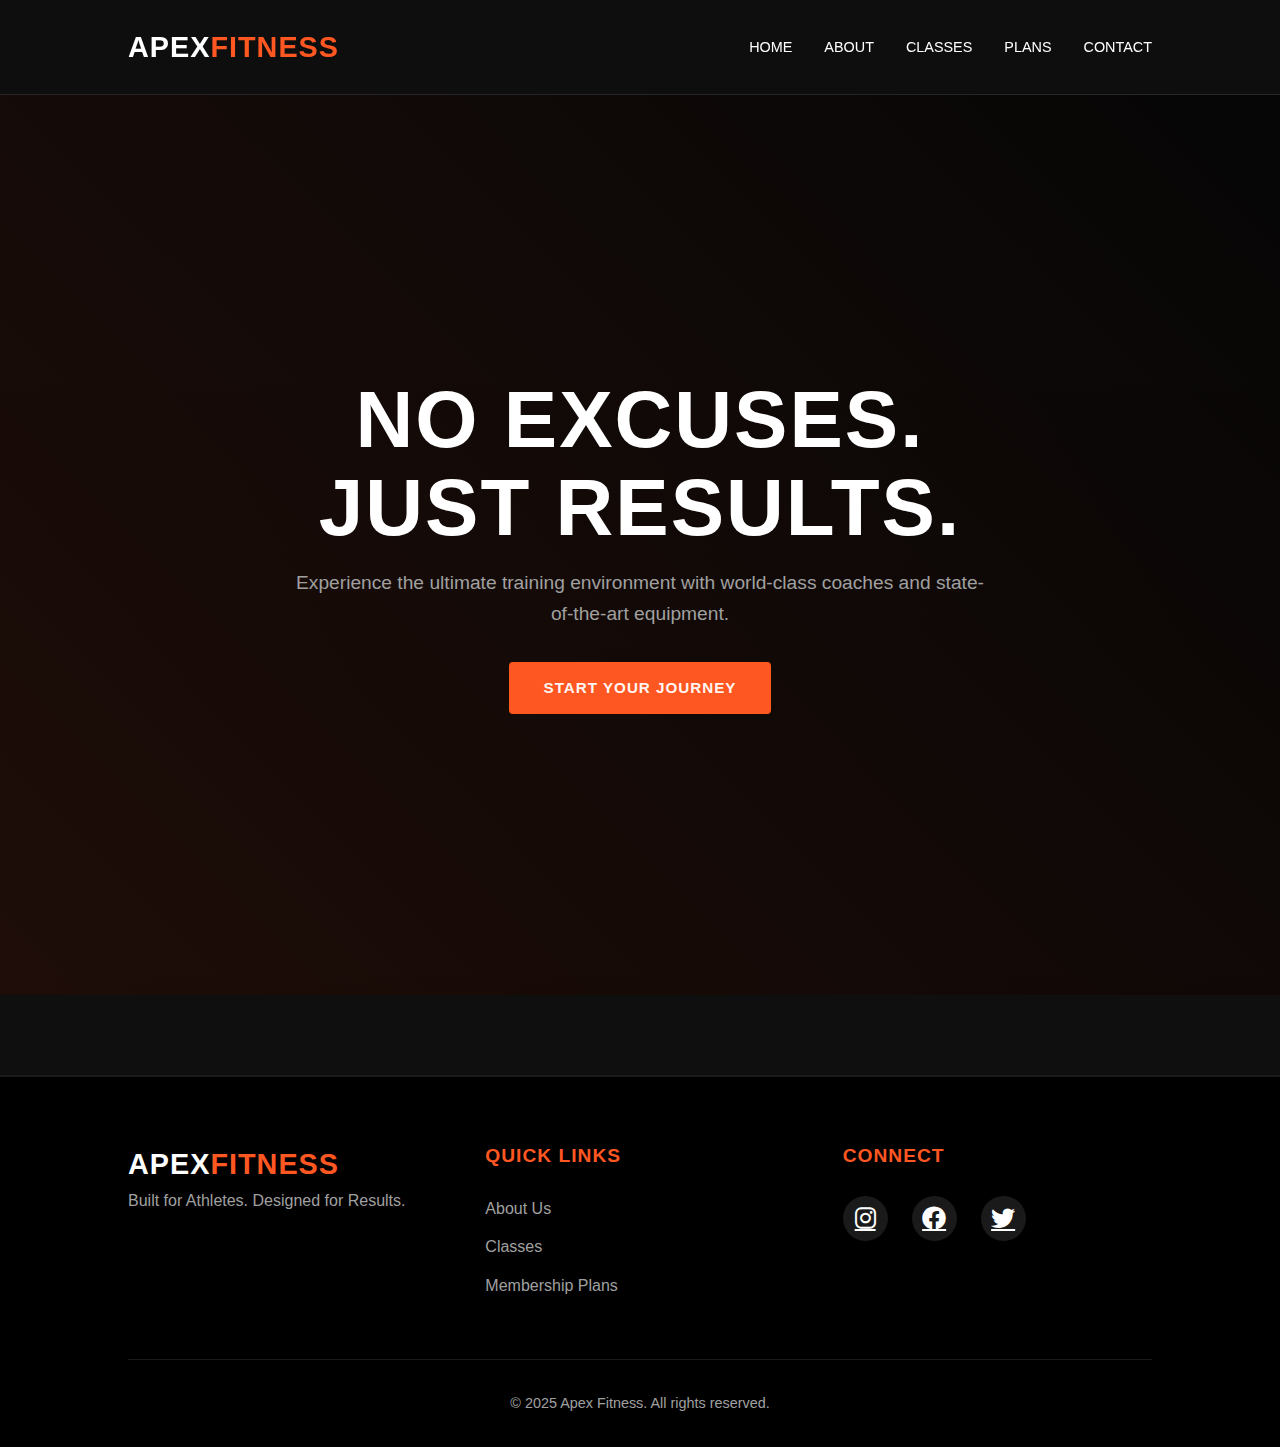
<file: index.html>
<!DOCTYPE html>
<html lang="en">
<head>
    <meta charset="UTF-8">
    <meta name="viewport" content="width=device-width, initial-scale=1.0">
    <title>Apex Fitness | Home</title>
    <link rel="stylesheet" href="assets/scss/main.css">
    <!-- for git -->
<link rel="stylesheet" href="assets/scss/components.css">
<link rel="stylesheet" href="assets/scss/footer.css">
<link rel="stylesheet" href="assets/scss/layout.css">
<link rel="stylesheet" href="assets/scss/pages.css">
<link rel="stylesheet" href="assets/scss/responsive.css">
<link rel="stylesheet" href="assets/scss/variables.css">


    <link rel="stylesheet" href="https://cdnjs.cloudflare.com/ajax/libs/font-awesome/6.0.0/css/all.min.css">
</head>
<body>
    <header class="main-header">
        <div class="logo">APEX<span>FITNESS</span></div>
        <div class="menu-toggle"><i class="fas fa-bars"></i></div>
        <nav>
            <ul class="nav-links">
                <li><a href="index.html">Home</a></li>
                <li><a href="about.html">About</a></li>
                <li><a href="classes.html">Classes</a></li>
                <li><a href="plans.html">Plans</a></li>
                <li><a href="contact.html">Contact</a></li>
            </ul>
        </nav>
    </header>

    <main>
        <section class="hero">
            <h1>NO EXCUSES.<br>JUST RESULTS.</h1>
            <p>Experience the ultimate training environment with world-class coaches and state-of-the-art equipment.</p>
            <div class="hero-btns">
                <a href="plans.html" class="btn-primary">START YOUR JOURNEY</a>
            </div>
        </section>
    </main>
     <!-- Footer -->
    <footer class="main-footer">
        <div class="footer-content">
            <div class="footer-section">
                <div class="logo">APEX<span>FITNESS</span></div>
                <p>Built for Athletes. Designed for Results.</p>
            </div>
            <div class="footer-section">
                <h4>Quick Links</h4>
                <ul>
                    <li><a href="about.html">About Us</a></li>
                    <li><a href="classes.html">Classes</a></li>
                    <li><a href="plans.html">Membership Plans</a></li>
                </ul>
            </div>
            <div class="footer-section">
                <h4>Connect</h4>
                <div class="social-links">
                    <a href="#" aria-label="Follow us on Instagram"><i class="fab fa-instagram"></i></a>
                    <a href="#" aria-label="Follow us on Facebook"><i class="fab fa-facebook"></i></a>
                    <a href="#" aria-label="Follow us on Twitter"><i class="fab fa-twitter"></i></a>
                </div>
            </div>
        </div>
        <div class="footer-bottom">
            <p>&copy; 2025 Apex Fitness. All rights reserved.</p>
        </div>
    </footer>
    <script src="js/script.js"></script>
</body>
</html>
</file>
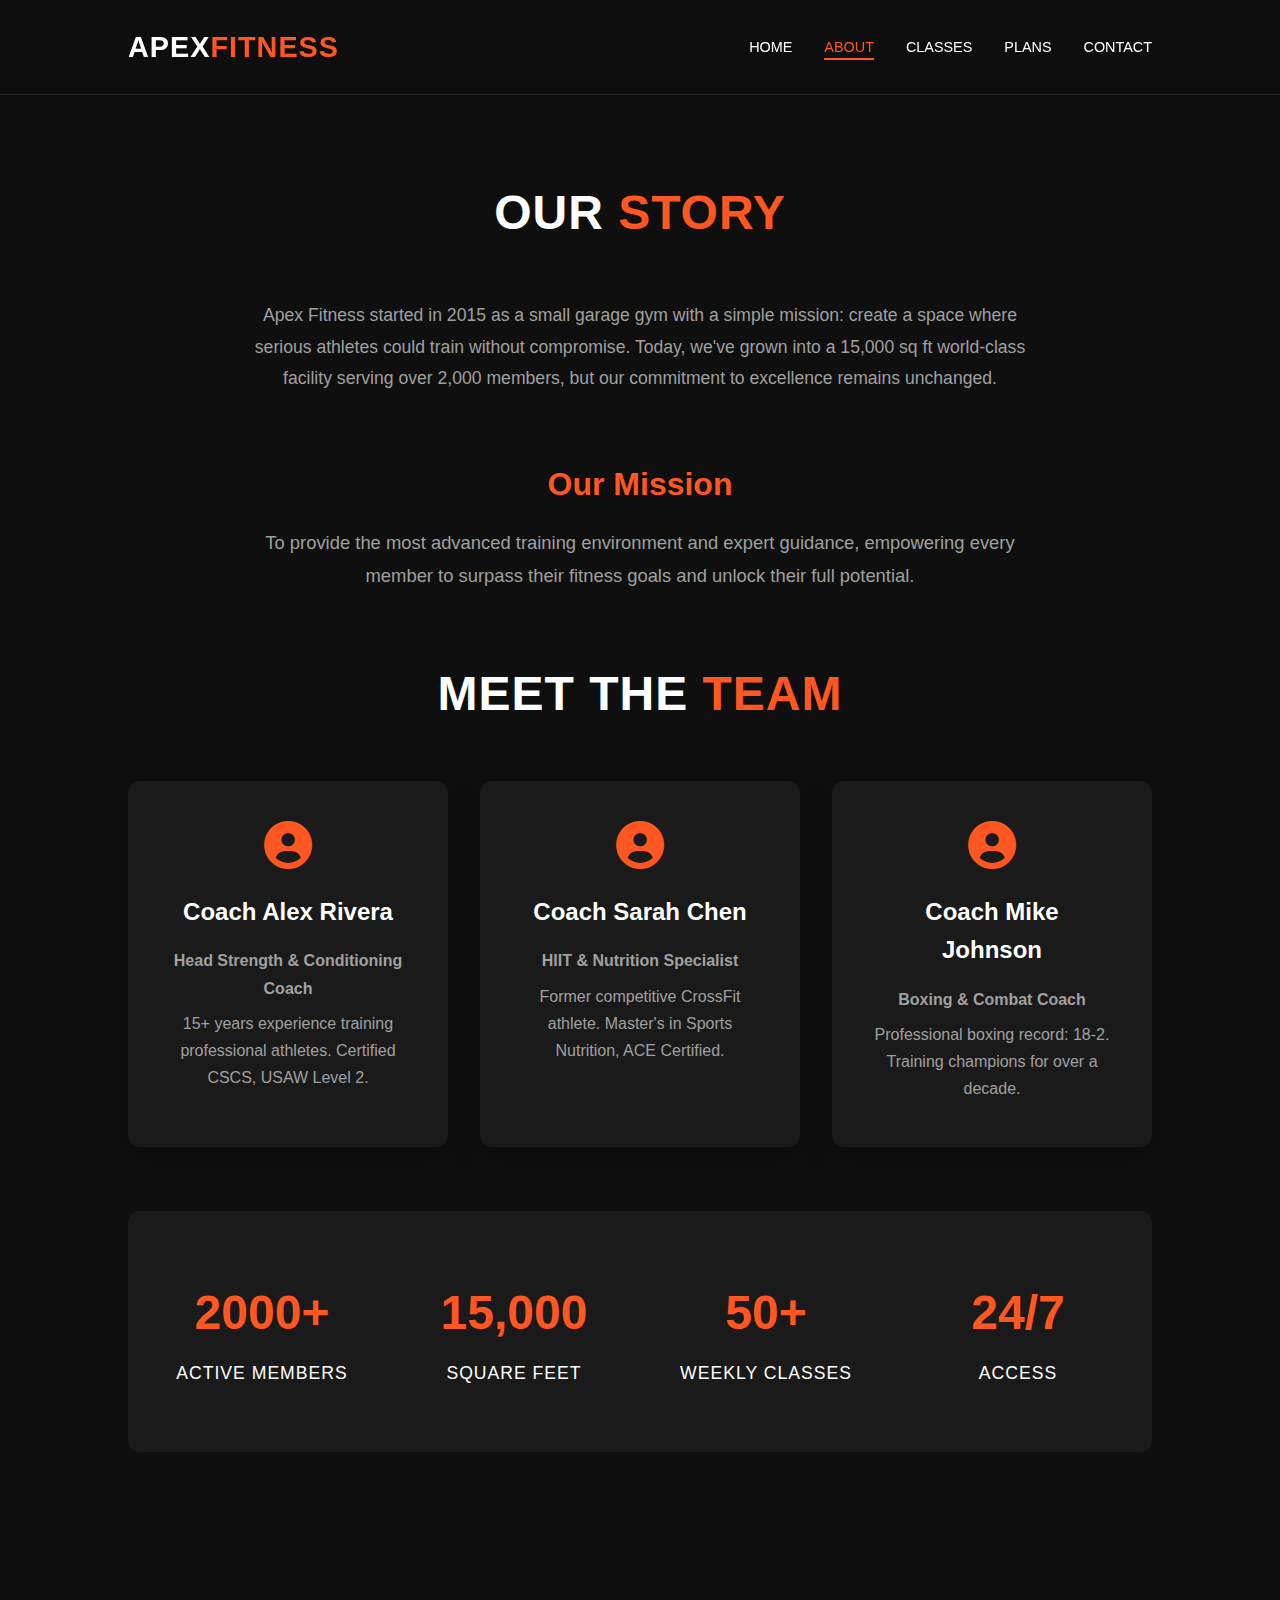
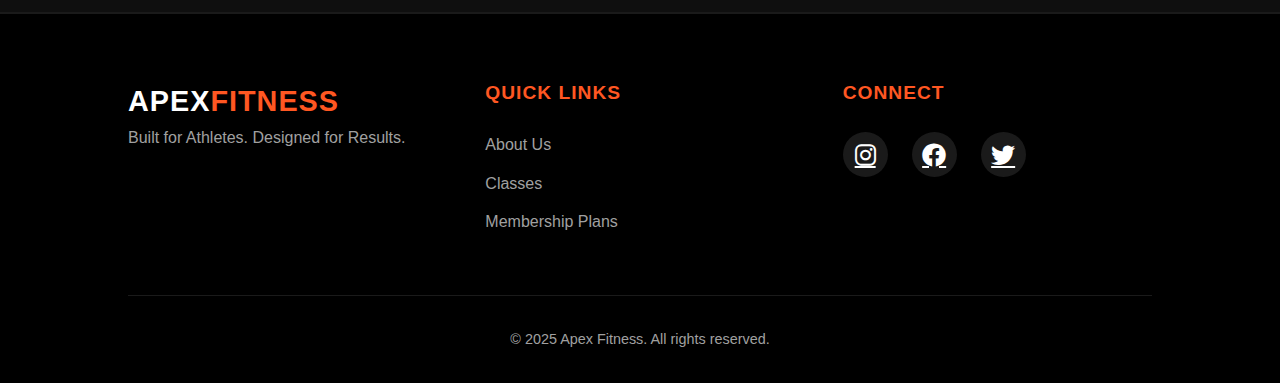
<file: about.html>
<!DOCTYPE html>
<html lang="en">
<head>
    <meta charset="UTF-8">
    <meta name="viewport" content="width=device-width, initial-scale=1.0">
    <meta name="description" content="Learn about Apex Fitness - our story, mission, and expert coaching team">
    <title>About Us | Apex Fitness</title>
    <link rel="stylesheet" href="assets/scss/main.css">
    <link rel="stylesheet" href="assets/scss/components.css">
<link rel="stylesheet" href="assets/scss/footer.css">
<link rel="stylesheet" href="assets/scss/layout.css">
<link rel="stylesheet" href="assets/scss/pages.css">
<link rel="stylesheet" href="assets/scss/responsive.css">
<link rel="stylesheet" href="assets/scss/variables.css">
    <link rel="stylesheet" href="https://cdnjs.cloudflare.com/ajax/libs/font-awesome/6.0.0/css/all.min.css">
</head>
<body>
    <!-- Header Navigation -->
    <header class="main-header">
        <div class="logo">APEX<span>FITNESS</span></div>
        <button class="menu-toggle" aria-label="Toggle navigation menu">
            <i class="fas fa-bars"></i>
        </button>
        <nav>
            <ul class="nav-links">
                <li><a href="index.html">Home</a></li>
                <li><a href="about.html" aria-current="page">About</a></li>
                <li><a href="classes.html">Classes</a></li>
                <li><a href="plans.html">Plans</a></li>
                <li><a href="contact.html">Contact</a></li>
            </ul>
        </nav>
    </header>

    <main class="section-padding">
        <!-- Story Section -->
        <section class="about-intro">
            <h1 class="section-title">OUR <span>STORY</span></h1>
            <p class="intro-text">Apex Fitness started in 2015 as a small garage gym with a simple mission: create a space where serious athletes could train without compromise. Today, we've grown into a 15,000 sq ft world-class facility serving over 2,000 members, but our commitment to excellence remains unchanged.</p>
        </section>

        <!-- Mission Section -->
        <section class="mission-section">
            <h2>Our Mission</h2>
            <p>To provide the most advanced training environment and expert guidance, empowering every member to surpass their fitness goals and unlock their full potential.</p>
        </section>

        <!-- Team Section -->
        <section class="team-section">
            <h2 class="section-title">MEET THE <span>TEAM</span></h2>
            <div class="grid-container">
                <article class="card coach-card">
                    <div class="coach-image">
                        <i class="fas fa-user-circle" aria-hidden="true"></i>
                    </div>
                    <h3>Coach Alex Rivera</h3>
                    <p class="coach-title">Head Strength & Conditioning Coach</p>
                    <p>15+ years experience training professional athletes. Certified CSCS, USAW Level 2.</p>
                </article>
                <article class="card coach-card">
                    <div class="coach-image">
                        <i class="fas fa-user-circle" aria-hidden="true"></i>
                    </div>
                    <h3>Coach Sarah Chen</h3>
                    <p class="coach-title">HIIT & Nutrition Specialist</p>
                    <p>Former competitive CrossFit athlete. Master's in Sports Nutrition, ACE Certified.</p>
                </article>
                <article class="card coach-card">
                    <div class="coach-image">
                        <i class="fas fa-user-circle" aria-hidden="true"></i>
                    </div>
                    <h3>Coach Mike Johnson</h3>
                    <p class="coach-title">Boxing & Combat Coach</p>
                    <p>Professional boxing record: 18-2. Training champions for over a decade.</p>
                </article>
            </div>
        </section>

        <!-- Stats Section -->
        <section class="stats-section">
            <div class="stats-grid">
                <div class="stat-item">
                    <h3>2000+</h3>
                    <p>Active Members</p>
                </div>
                <div class="stat-item">
                    <h3>15,000</h3>
                    <p>Square Feet</p>
                </div>
                <div class="stat-item">
                    <h3>50+</h3>
                    <p>Weekly Classes</p>
                </div>
                <div class="stat-item">
                    <h3>24/7</h3>
                    <p>Access</p>
                </div>
            </div>
        </section>
    </main>

    <!-- Footer -->
    <footer class="main-footer">
        <div class="footer-content">
            <div class="footer-section">
                <div class="logo">APEX<span>FITNESS</span></div>
                <p>Built for Athletes. Designed for Results.</p>
            </div>
            <div class="footer-section">
                <h4>Quick Links</h4>
                <ul>
                    <li><a href="about.html">About Us</a></li>
                    <li><a href="classes.html">Classes</a></li>
                    <li><a href="plans.html">Membership Plans</a></li>
                </ul>
            </div>
            <div class="footer-section">
                <h4>Connect</h4>
                <div class="social-links">
                    <a href="#" aria-label="Follow us on Instagram"><i class="fab fa-instagram"></i></a>
                    <a href="#" aria-label="Follow us on Facebook"><i class="fab fa-facebook"></i></a>
                    <a href="#" aria-label="Follow us on Twitter"><i class="fab fa-twitter"></i></a>
                </div>
            </div>
        </div>
        <div class="footer-bottom">
            <p>&copy; 2025 Apex Fitness. All rights reserved.</p>
        </div>
    </footer>

    <script src="js/script.js"></script>
</body>
</html>
</file>
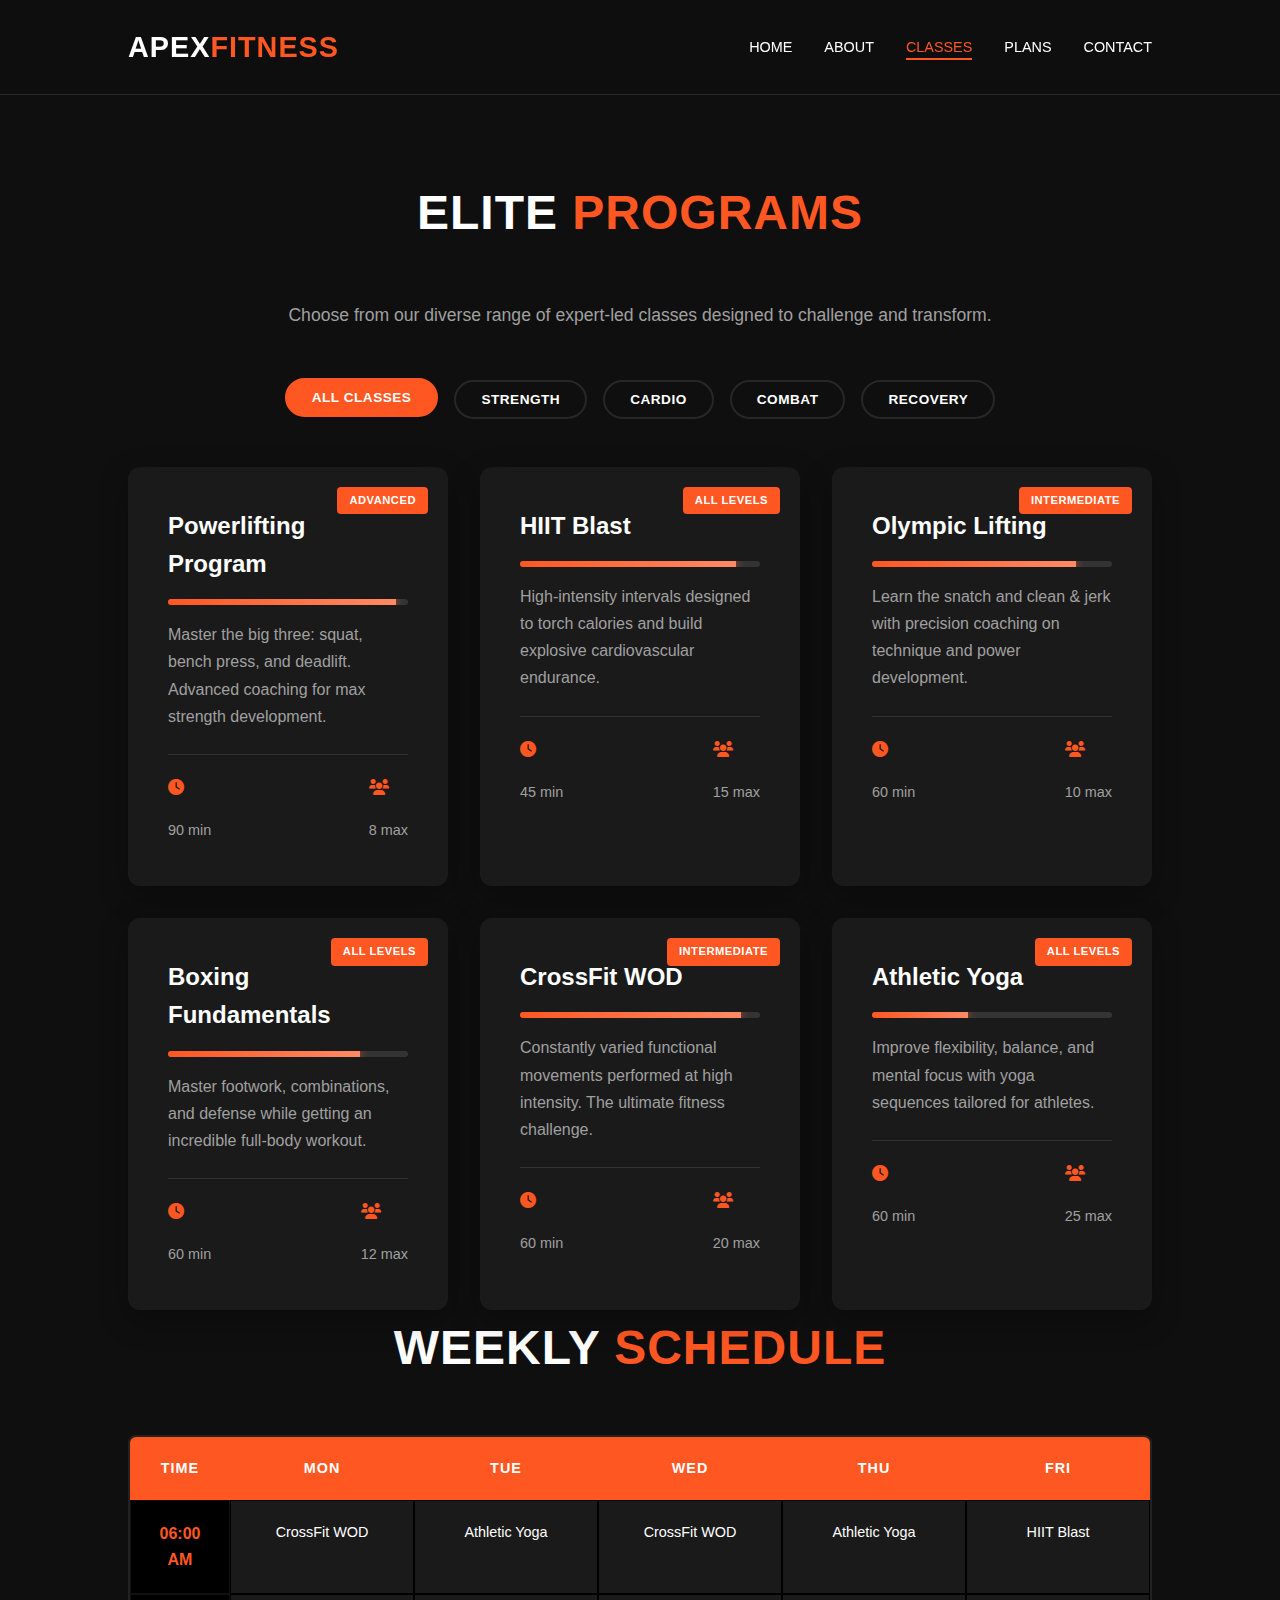
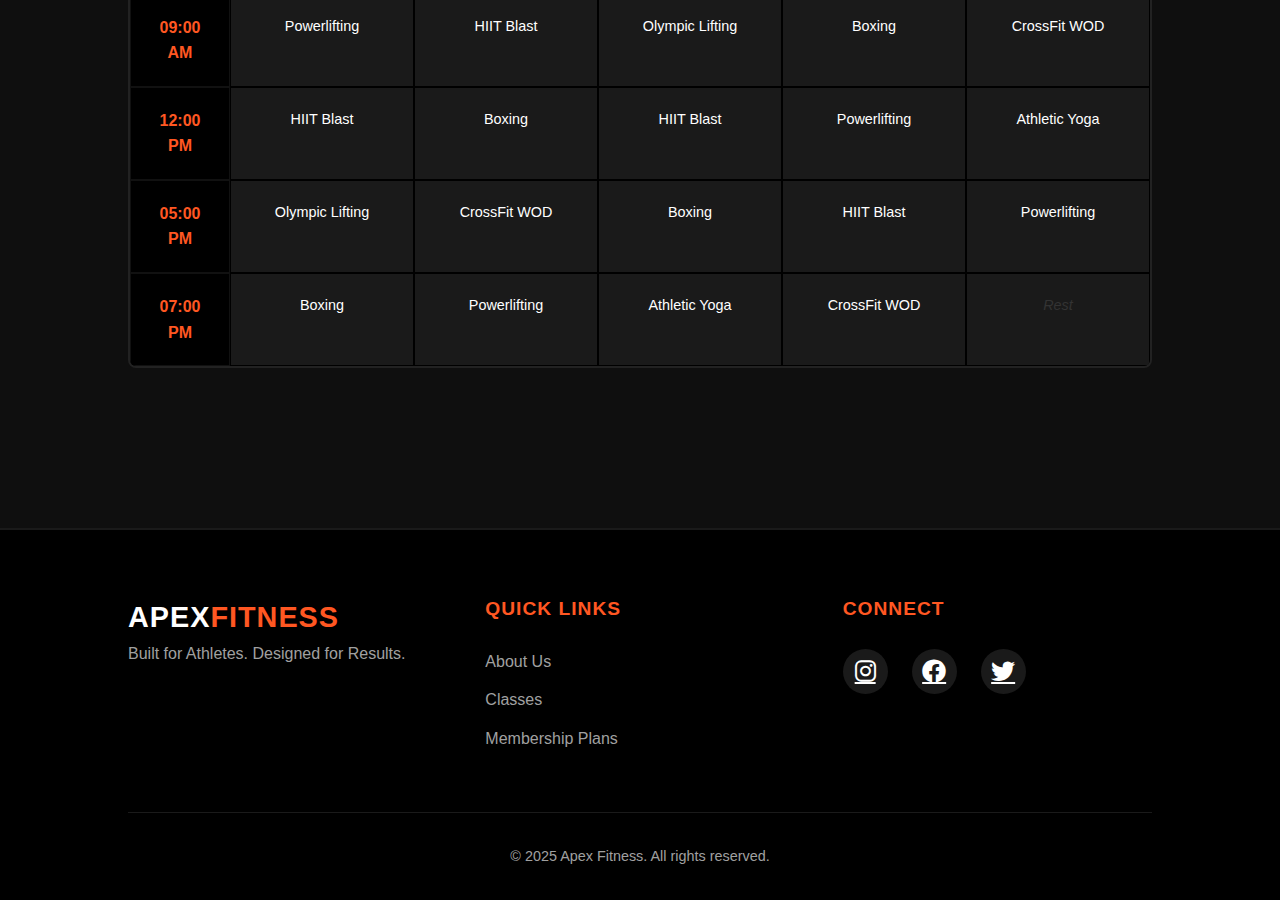
<file: classes.html>
<!DOCTYPE html>
<html lang="en">
<head>
    <meta charset="UTF-8">
    <meta name="viewport" content="width=device-width, initial-scale=1.0">
    <meta name="description" content="Explore Apex Fitness classes - Strength training, HIIT, Boxing, Yoga and more">
    <title>Classes & Schedule | Apex Fitness</title>
    <link rel="stylesheet" href="assets/scss/main.css">
    <link rel="stylesheet" href="assets/scss/components.css">
<link rel="stylesheet" href="assets/scss/footer.css">
<link rel="stylesheet" href="assets/scss/layout.css">
<link rel="stylesheet" href="assets/scss/pages.css">
<link rel="stylesheet" href="assets/scss/responsive.css">
<link rel="stylesheet" href="assets/scss/variables.css">
    <link rel="stylesheet" href="https://cdnjs.cloudflare.com/ajax/libs/font-awesome/6.0.0/css/all.min.css">
</head>
<body>
    <!-- Header Navigation -->
    <header class="main-header">
        <div class="logo">APEX<span>FITNESS</span></div>
        <button class="menu-toggle" aria-label="Toggle navigation menu">
            <i class="fas fa-bars"></i>
        </button>
        <nav>
            <ul class="nav-links">
                <li><a href="index.html">Home</a></li>
                <li><a href="about.html">About</a></li>
                <li><a href="classes.html" aria-current="page">Classes</a></li>
                <li><a href="plans.html">Plans</a></li>
                <li><a href="contact.html">Contact</a></li>
            </ul>
        </nav>
    </header>

    <main class="section-padding">
        <!-- Classes Header -->
        <section class="classes-intro">
            <h1 class="section-title">ELITE <span>PROGRAMS</span></h1>
            <p class="intro-text">Choose from our diverse range of expert-led classes designed to challenge and transform.</p>
        </section>

        <!-- Filter Buttons -->
        <div class="filter-container">
            <button class="filter-btn active" data-filter="all">ALL CLASSES</button>
            <button class="filter-btn" data-filter="strength">STRENGTH</button>
            <button class="filter-btn" data-filter="cardio">CARDIO</button>
            <button class="filter-btn" data-filter="combat">COMBAT</button>
            <button class="filter-btn" data-filter="recovery">RECOVERY</button>
        </div>

        <!-- Classes Grid -->
        <section class="classes-grid">
            <div class="grid-container">
                <article class="card class-detail-card strength" data-category="strength">
                    <span class="level-tag">Advanced</span>
                    <h3>Powerlifting Program</h3>
                    <div class="intensity-bar">
                        <span style="width: 95%;"></span>
                    </div>
                    <p>Master the big three: squat, bench press, and deadlift. Advanced coaching for max strength development.</p>
                    <div class="class-meta">
                        <span><i class="fas fa-clock"></i> 90 min</span>
                        <span><i class="fas fa-users"></i> 8 max</span>
                    </div>
                </article>

                <article class="card class-detail-card cardio" data-category="cardio">
                    <span class="level-tag">All Levels</span>
                    <h3>HIIT Blast</h3>
                    <div class="intensity-bar">
                        <span style="width: 90%;"></span>
                    </div>
                    <p>High-intensity intervals designed to torch calories and build explosive cardiovascular endurance.</p>
                    <div class="class-meta">
                        <span><i class="fas fa-clock"></i> 45 min</span>
                        <span><i class="fas fa-users"></i> 15 max</span>
                    </div>
                </article>

                <article class="card class-detail-card strength" data-category="strength">
                    <span class="level-tag">Intermediate</span>
                    <h3>Olympic Lifting</h3>
                    <div class="intensity-bar">
                        <span style="width: 85%;"></span>
                    </div>
                    <p>Learn the snatch and clean & jerk with precision coaching on technique and power development.</p>
                    <div class="class-meta">
                        <span><i class="fas fa-clock"></i> 60 min</span>
                        <span><i class="fas fa-users"></i> 10 max</span>
                    </div>
                </article>

                <article class="card class-detail-card combat" data-category="combat">
                    <span class="level-tag">All Levels</span>
                    <h3>Boxing Fundamentals</h3>
                    <div class="intensity-bar">
                        <span style="width: 80%;"></span>
                    </div>
                    <p>Master footwork, combinations, and defense while getting an incredible full-body workout.</p>
                    <div class="class-meta">
                        <span><i class="fas fa-clock"></i> 60 min</span>
                        <span><i class="fas fa-users"></i> 12 max</span>
                    </div>
                </article>

                <article class="card class-detail-card cardio" data-category="cardio">
                    <span class="level-tag">Intermediate</span>
                    <h3>CrossFit WOD</h3>
                    <div class="intensity-bar">
                        <span style="width: 92%;"></span>
                    </div>
                    <p>Constantly varied functional movements performed at high intensity. The ultimate fitness challenge.</p>
                    <div class="class-meta">
                        <span><i class="fas fa-clock"></i> 60 min</span>
                        <span><i class="fas fa-users"></i> 20 max</span>
                    </div>
                </article>

                <article class="card class-detail-card recovery" data-category="recovery">
                    <span class="level-tag">All Levels</span>
                    <h3>Athletic Yoga</h3>
                    <div class="intensity-bar">
                        <span style="width: 40%;"></span>
                    </div>
                    <p>Improve flexibility, balance, and mental focus with yoga sequences tailored for athletes.</p>
                    <div class="class-meta">
                        <span><i class="fas fa-clock"></i> 60 min</span>
                        <span><i class="fas fa-users"></i> 25 max</span>
                    </div>
                </article>
            </div>
        </section>

        <!-- Weekly Schedule -->
        <section class="schedule-section">
            <h2 class="section-title">WEEKLY <span>SCHEDULE</span></h2>
            <div class="schedule-wrapper">
                <div class="schedule-grid-advanced">
                    <div class="time-header">TIME</div>
                    <div class="day-header">MON</div>
                    <div class="day-header">TUE</div>
                    <div class="day-header">WED</div>
                    <div class="day-header">THU</div>
                    <div class="day-header">FRI</div>

                    <div class="time-label">06:00 AM</div>
                    <div class="class-entry">CrossFit WOD</div>
                    <div class="class-entry">Athletic Yoga</div>
                    <div class="class-entry">CrossFit WOD</div>
                    <div class="class-entry">Athletic Yoga</div>
                    <div class="class-entry">HIIT Blast</div>

                    <div class="time-label">09:00 AM</div>
                    <div class="class-entry">Powerlifting</div>
                    <div class="class-entry">HIIT Blast</div>
                    <div class="class-entry">Olympic Lifting</div>
                    <div class="class-entry">Boxing</div>
                    <div class="class-entry">CrossFit WOD</div>

                    <div class="time-label">12:00 PM</div>
                    <div class="class-entry">HIIT Blast</div>
                    <div class="class-entry">Boxing</div>
                    <div class="class-entry">HIIT Blast</div>
                    <div class="class-entry">Powerlifting</div>
                    <div class="class-entry">Athletic Yoga</div>

                    <div class="time-label">05:00 PM</div>
                    <div class="class-entry">Olympic Lifting</div>
                    <div class="class-entry">CrossFit WOD</div>
                    <div class="class-entry">Boxing</div>
                    <div class="class-entry">HIIT Blast</div>
                    <div class="class-entry">Powerlifting</div>

                    <div class="time-label">07:00 PM</div>
                    <div class="class-entry">Boxing</div>
                    <div class="class-entry">Powerlifting</div>
                    <div class="class-entry">Athletic Yoga</div>
                    <div class="class-entry">CrossFit WOD</div>
                    <div class="class-entry empty">Rest</div>
                </div>
            </div>
        </section>
    </main>

    <!-- Footer -->
    <footer class="main-footer">
        <div class="footer-content">
            <div class="footer-section">
                <div class="logo">APEX<span>FITNESS</span></div>
                <p>Built for Athletes. Designed for Results.</p>
            </div>
            <div class="footer-section">
                <h4>Quick Links</h4>
                <ul>
                    <li><a href="about.html">About Us</a></li>
                    <li><a href="classes.html">Classes</a></li>
                    <li><a href="plans.html">Membership Plans</a></li>
                </ul>
            </div>
            <div class="footer-section">
                <h4>Connect</h4>
                <div class="social-links">
                    <a href="#" aria-label="Follow us on Instagram"><i class="fab fa-instagram"></i></a>
                    <a href="#" aria-label="Follow us on Facebook"><i class="fab fa-facebook"></i></a>
                    <a href="#" aria-label="Follow us on Twitter"><i class="fab fa-twitter"></i></a>
                </div>
            </div>
        </div>
        <div class="footer-bottom">
            <p>&copy; 2025 Apex Fitness. All rights reserved.</p>
        </div>
    </footer>

    <script src="js/script.js"></script>
</body>
</html>
</file>
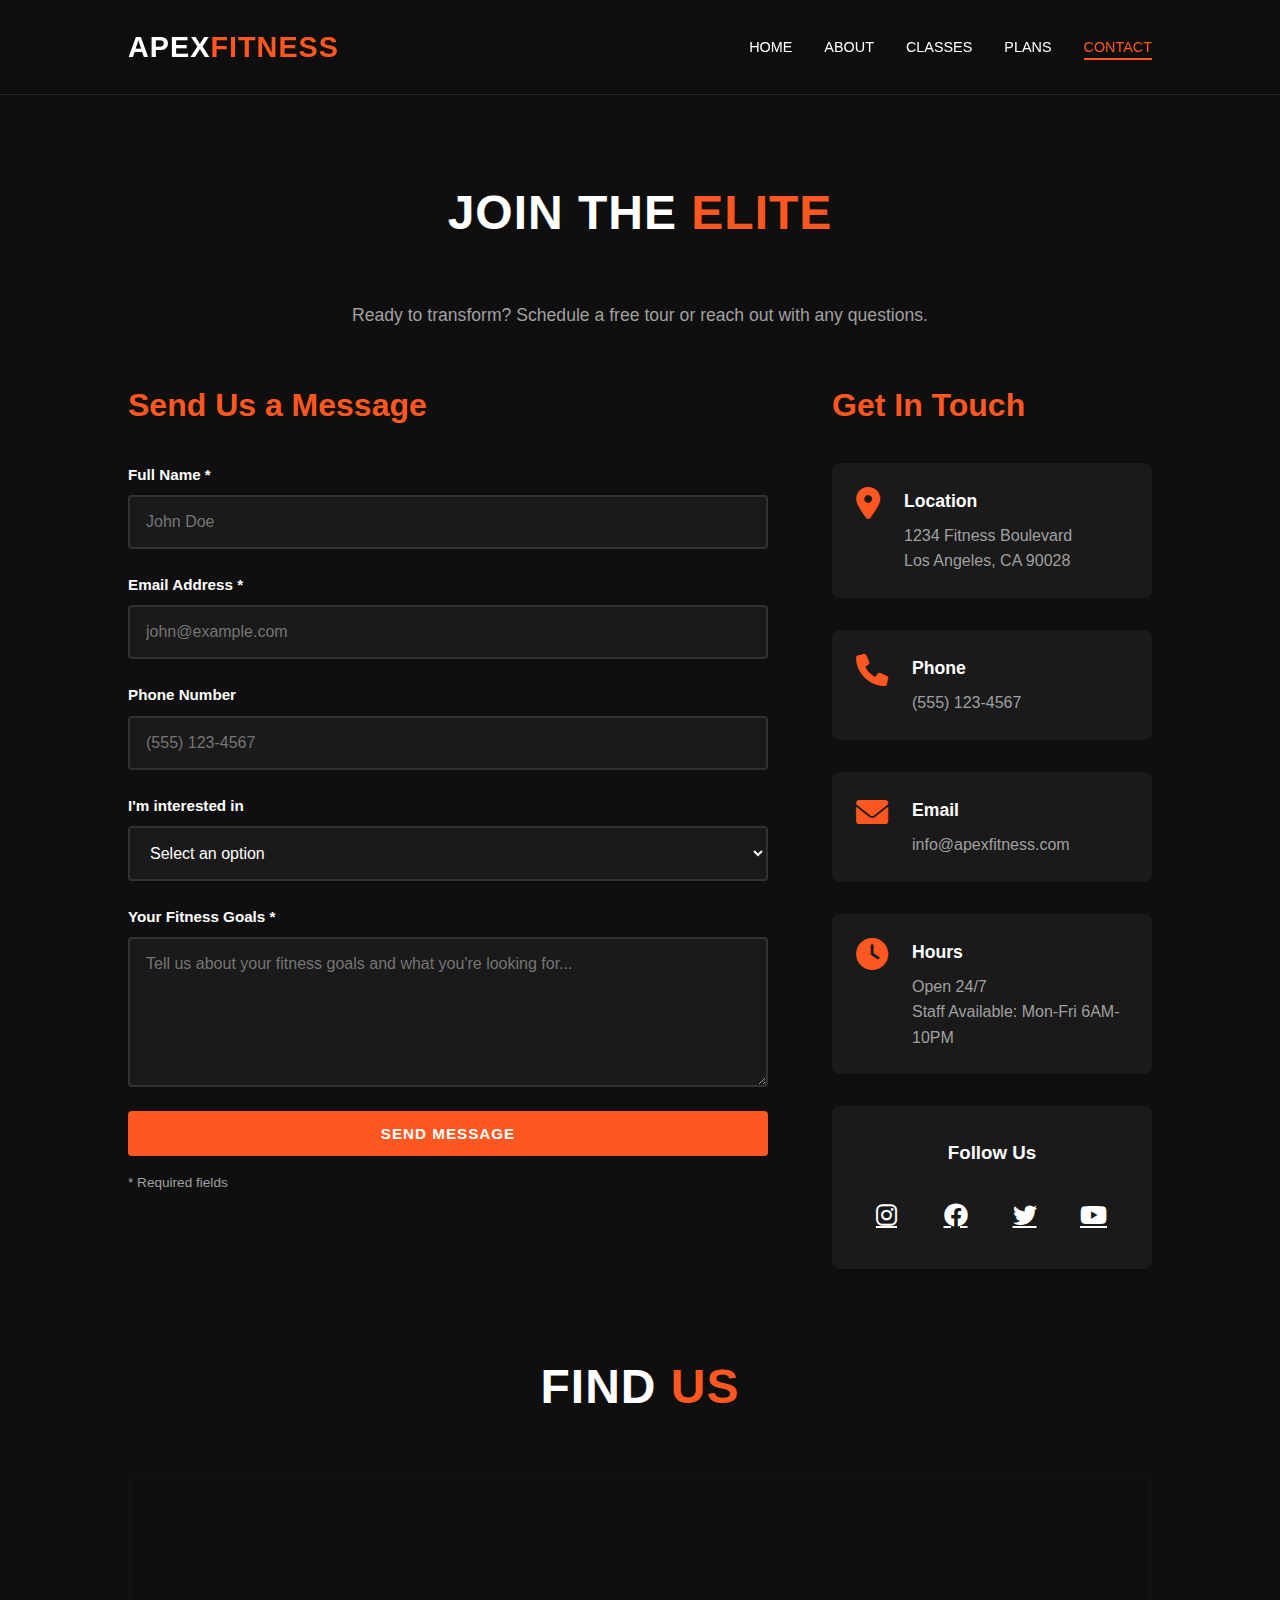
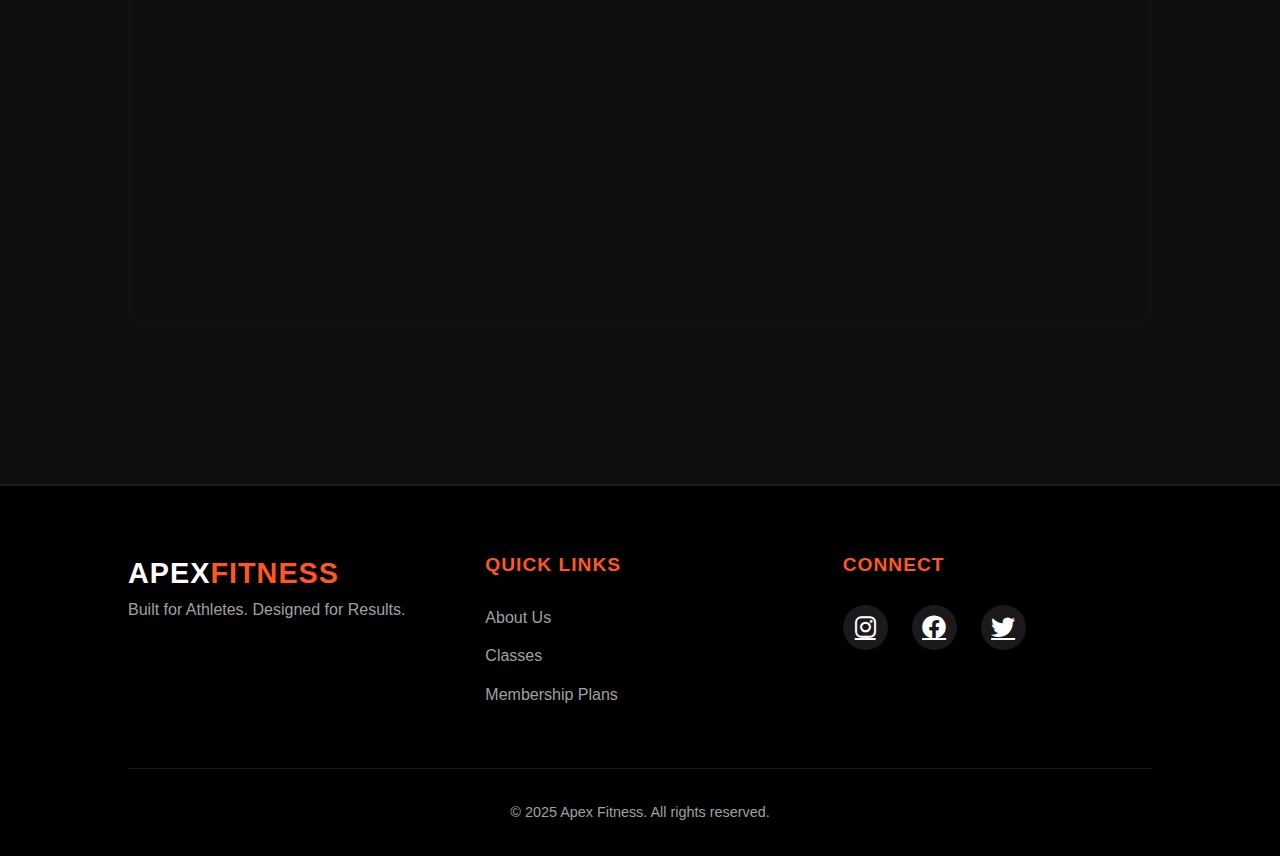
<file: contact.html>
<!DOCTYPE html>
<html lang="en">
<head>
    <meta charset="UTF-8">
    <meta name="viewport" content="width=device-width, initial-scale=1.0">
    <meta name="description" content="Contact Apex Fitness - Schedule a tour or ask us anything">
    <title>Contact Us | Apex Fitness</title>
   <link rel="stylesheet" href="assets/scss/main.css">
   <link rel="stylesheet" href="assets/scss/components.css">
<link rel="stylesheet" href="assets/scss/footer.css">
<link rel="stylesheet" href="assets/scss/layout.css">
<link rel="stylesheet" href="assets/scss/pages.css">
<link rel="stylesheet" href="assets/scss/responsive.css">
<link rel="stylesheet" href="assets/scss/variables.css">
    <link rel="stylesheet" href="https://cdnjs.cloudflare.com/ajax/libs/font-awesome/6.0.0/css/all.min.css">
</head>
<body>
    <!-- Header Navigation -->
    <header class="main-header">
        <div class="logo">APEX<span>FITNESS</span></div>
        <button class="menu-toggle" aria-label="Toggle navigation menu">
            <i class="fas fa-bars"></i>
        </button>
        <nav>
            <ul class="nav-links">
                <li><a href="index.html">Home</a></li>
                <li><a href="about.html">About</a></li>
                <li><a href="classes.html">Classes</a></li>
                <li><a href="plans.html">Plans</a></li>
                <li><a href="contact.html" aria-current="page">Contact</a></li>
            </ul>
        </nav>
    </header>

    <main class="section-padding">
        <!-- Contact Header -->
        <section class="contact-intro">
            <h1 class="section-title">JOIN THE <span>ELITE</span></h1>
            <p class="intro-text">Ready to transform? Schedule a free tour or reach out with any questions.</p>
        </section>

        <div class="contact-container">
            <!-- Contact Form -->
            <section class="contact-form-section">
                <h2>Send Us a Message</h2>
                <form id="contact-form" novalidate>
                    <div class="form-group">
                        <label for="name">Full Name *</label>
                        <input 
                            type="text" 
                            id="name" 
                            name="name" 
                            required 
                            aria-required="true"
                            placeholder="John Doe">
                        <span class="error-message" id="name-error"></span>
                    </div>

                    <div class="form-group">
                        <label for="email">Email Address *</label>
                        <input 
                            type="email" 
                            id="email" 
                            name="email" 
                            required 
                            aria-required="true"
                            placeholder="john@example.com">
                        <span class="error-message" id="email-error"></span>
                    </div>

                    <div class="form-group">
                        <label for="phone">Phone Number</label>
                        <input 
                            type="tel" 
                            id="phone" 
                            name="phone"
                            placeholder="(555) 123-4567">
                    </div>

                    <div class="form-group">
                        <label for="interest">I'm interested in</label>
                        <select id="interest" name="interest">
                            <option value="">Select an option</option>
                            <option value="membership">Membership Information</option>
                            <option value="tour">Facility Tour</option>
                            <option value="personal-training">Personal Training</option>
                            <option value="classes">Group Classes</option>
                            <option value="other">Other</option>
                        </select>
                    </div>

                    <div class="form-group">
                        <label for="message">Your Fitness Goals *</label>
                        <textarea 
                            id="message" 
                            name="message" 
                            rows="5" 
                            required 
                            aria-required="true"
                            placeholder="Tell us about your fitness goals and what you're looking for..."></textarea>
                        <span class="error-message" id="message-error"></span>
                    </div>

                    <button type="submit" class="btn-primary">SEND MESSAGE</button>
                    <p class="form-note">* Required fields</p>
                </form>
            </section>

            <!-- Contact Information -->
            <aside class="contact-info-section">
                <h2>Get In Touch</h2>
                
                <div class="contact-item">
                    <i class="fas fa-map-marker-alt" aria-hidden="true"></i>
                    <div>
                        <h3>Location</h3>
                        <p>1234 Fitness Boulevard<br>Los Angeles, CA 90028</p>
                    </div>
                </div>

                <div class="contact-item">
                    <i class="fas fa-phone" aria-hidden="true"></i>
                    <div>
                        <h3>Phone</h3>
                        <p><a href="tel:+15551234567">(555) 123-4567</a></p>
                    </div>
                </div>

                <div class="contact-item">
                    <i class="fas fa-envelope" aria-hidden="true"></i>
                    <div>
                        <h3>Email</h3>
                        <p><a href="mailto:info@apexfitness.com">info@apexfitness.com</a></p>
                    </div>
                </div>

                <div class="contact-item">
                    <i class="fas fa-clock" aria-hidden="true"></i>
                    <div>
                        <h3>Hours</h3>
                        <p>Open 24/7<br>Staff Available: Mon-Fri 6AM-10PM</p>
                    </div>
                </div>

                <div class="social-connect">
                    <h3>Follow Us</h3>
                    <div class="social-links">
                        <a href="#" aria-label="Follow us on Instagram"><i class="fab fa-instagram"></i></a>
                        <a href="#" aria-label="Follow us on Facebook"><i class="fab fa-facebook"></i></a>
                        <a href="#" aria-label="Follow us on Twitter"><i class="fab fa-twitter"></i></a>
                        <a href="#" aria-label="Follow us on YouTube"><i class="fab fa-youtube"></i></a>
                    </div>
                </div>
            </aside>
        </div>

        <!-- Map Section -->
        <section class="map-section">
            <h2 class="section-title">FIND <span>US</span></h2>
            <div class="map-container">
                <iframe 
                    src="https://www.google.com/maps/embed?pb=!1m18!1m12!1m3!1d3305.1885912841684!2d-118.32894668478394!3d34.09836098060405!2m3!1f0!2f0!3f0!3m2!1i1024!2i768!4f13.1!3m3!1m2!1s0x80c2bf2b5c3b3f85%3A0x7b3b3b3b3b3b3b3b!2sLos%20Angeles%2C%20CA!5e0!3m2!1sen!2sus!4v1234567890123"
                    loading="lazy"
                    title="Apex Fitness Location Map"
                    allowfullscreen></iframe>
            </div>
        </section>
    </main>

    <!-- Footer -->
    <footer class="main-footer">
        <div class="footer-content">
            <div class="footer-section">
                <div class="logo">APEX<span>FITNESS</span></div>
                <p>Built for Athletes. Designed for Results.</p>
            </div>
            <div class="footer-section">
                <h4>Quick Links</h4>
                <ul>
                    <li><a href="about.html">About Us</a></li>
                    <li><a href="classes.html">Classes</a></li>
                    <li><a href="plans.html">Membership Plans</a></li>
                </ul>
            </div>
            <div class="footer-section">
                <h4>Connect</h4>
                <div class="social-links">
                    <a href="#" aria-label="Follow us on Instagram"><i class="fab fa-instagram"></i></a>
                    <a href="#" aria-label="Follow us on Facebook"><i class="fab fa-facebook"></i></a>
                    <a href="#" aria-label="Follow us on Twitter"><i class="fab fa-twitter"></i></a>
                </div>
            </div>
        </div>
        <div class="footer-bottom">
            <p>&copy; 2025 Apex Fitness. All rights reserved.</p>
        </div>
    </footer>

    <script src="js/script.js"></script>
</body>
</html>
</file>
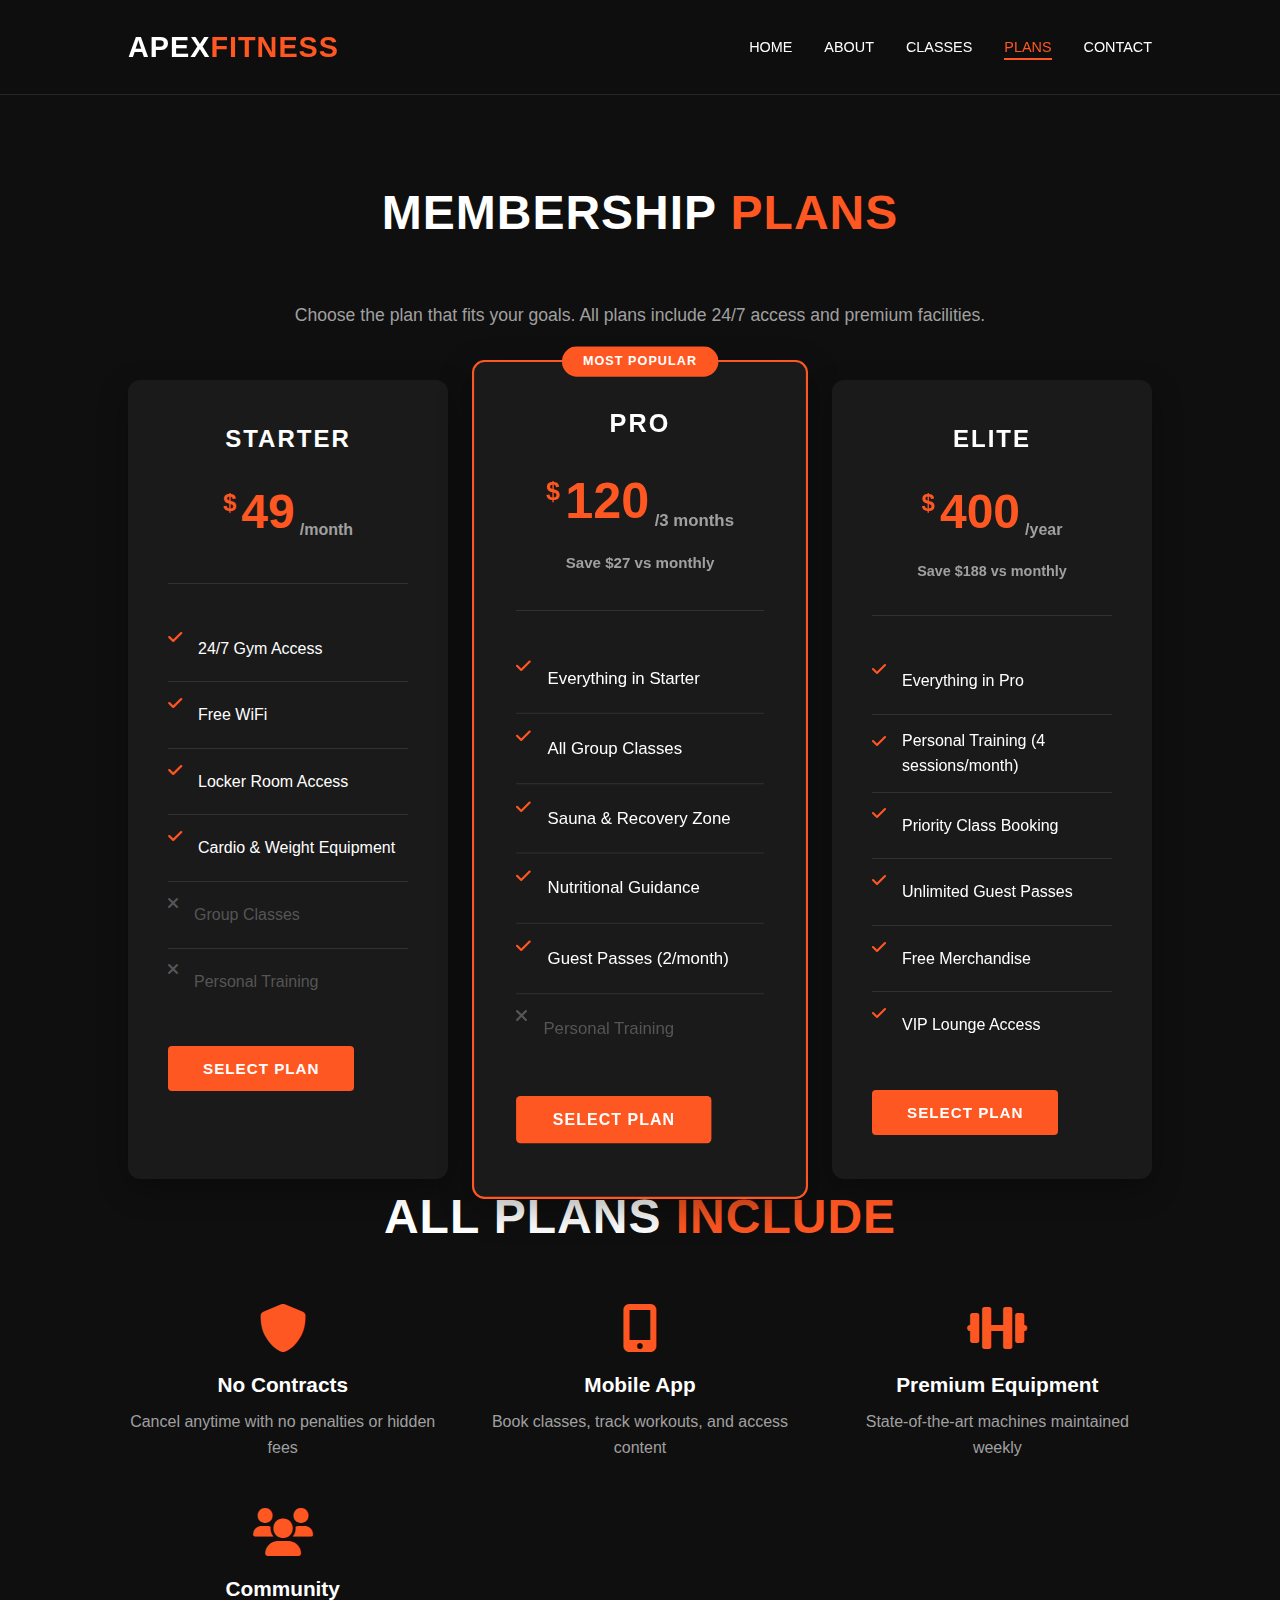
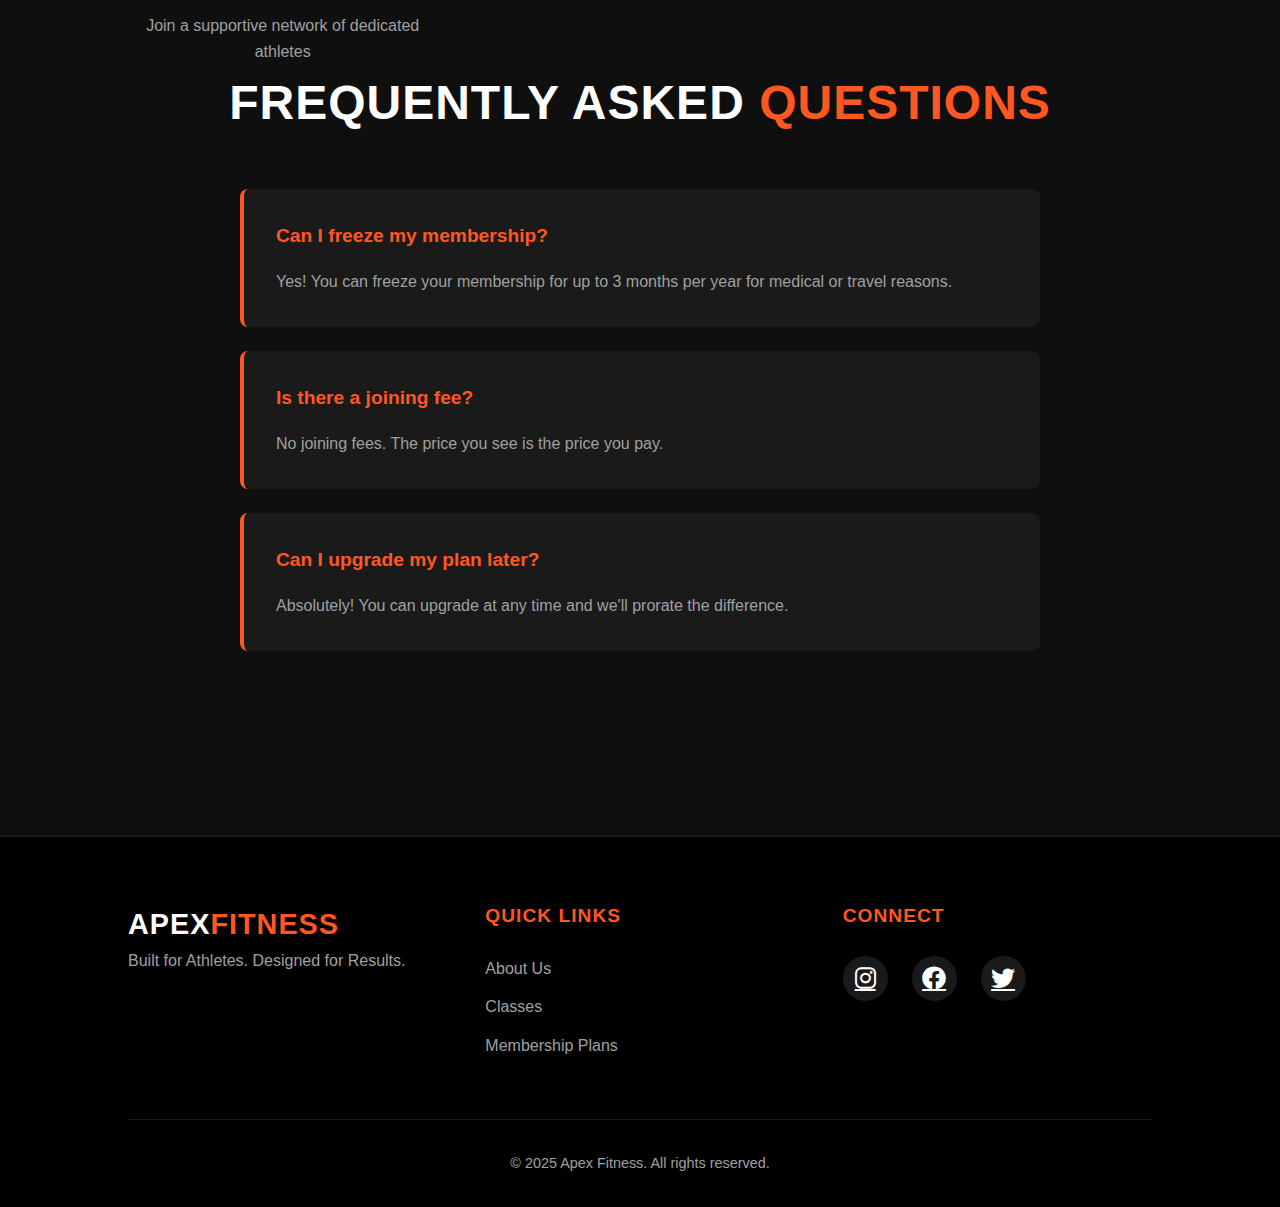
<file: plans.html>
<!DOCTYPE html>
<html lang="en">
<head>
    <meta charset="UTF-8">
    <meta name="viewport" content="width=device-width, initial-scale=1.0">
    <meta name="description" content="Apex Fitness membership plans - Choose the perfect plan for your fitness journey">
    <title>Membership Plans | Apex Fitness</title>
    <link rel="stylesheet" href="assets/scss/main.css">
    <link rel="stylesheet" href="assets/scss/components.css">
<link rel="stylesheet" href="assets/scss/footer.css">
<link rel="stylesheet" href="assets/scss/layout.css">
<link rel="stylesheet" href="assets/scss/pages.css">
<link rel="stylesheet" href="assets/scss/responsive.css">
<link rel="stylesheet" href="assets/scss/variables.css">
    <link rel="stylesheet" href="https://cdnjs.cloudflare.com/ajax/libs/font-awesome/6.0.0/css/all.min.css">
</head>
<body>
    <!-- Header Navigation -->
    <header class="main-header">
        <div class="logo">APEX<span>FITNESS</span></div>
        <button class="menu-toggle" aria-label="Toggle navigation menu">
            <i class="fas fa-bars"></i>
        </button>
        <nav>
            <ul class="nav-links">
                <li><a href="index.html">Home</a></li>
                <li><a href="about.html">About</a></li>
                <li><a href="classes.html">Classes</a></li>
                <li><a href="plans.html" aria-current="page">Plans</a></li>
                <li><a href="contact.html">Contact</a></li>
            </ul>
        </nav>
    </header>

    <main class="section-padding">
        <!-- Plans Header -->
        <section class="plans-intro">
            <h1 class="section-title">MEMBERSHIP <span>PLANS</span></h1>
            <p class="intro-text">Choose the plan that fits your goals. All plans include 24/7 access and premium facilities.</p>
        </section>

        <!-- Pricing Cards -->
        <section class="pricing-section">
            <div class="grid-container">
                <article class="card pricing-card">
                    <div class="plan-header">
                        <h3>STARTER</h3>
                        <div class="price">
                            <span class="currency">$</span>49
                            <span class="period">/month</span>
                        </div>
                    </div>
                    <ul class="plan-features">
                        <li><i class="fas fa-check"></i> 24/7 Gym Access</li>
                        <li><i class="fas fa-check"></i> Free WiFi</li>
                        <li><i class="fas fa-check"></i> Locker Room Access</li>
                        <li><i class="fas fa-check"></i> Cardio & Weight Equipment</li>
                        <li class="unavailable"><i class="fas fa-times"></i> Group Classes</li>
                        <li class="unavailable"><i class="fas fa-times"></i> Personal Training</li>
                    </ul>
                    <button class="btn-primary select-plan" data-plan="Starter">SELECT PLAN</button>
                </article>

                <article class="card pricing-card featured">
                    <div class="badge">MOST POPULAR</div>
                    <div class="plan-header">
                        <h3>PRO</h3>
                        <div class="price">
                            <span class="currency">$</span>120
                            <span class="period">/3 months</span>
                        </div>
                        <p class="savings">Save $27 vs monthly</p>
                    </div>
                    <ul class="plan-features">
                        <li><i class="fas fa-check"></i> Everything in Starter</li>
                        <li><i class="fas fa-check"></i> All Group Classes</li>
                        <li><i class="fas fa-check"></i> Sauna & Recovery Zone</li>
                        <li><i class="fas fa-check"></i> Nutritional Guidance</li>
                        <li><i class="fas fa-check"></i> Guest Passes (2/month)</li>
                        <li class="unavailable"><i class="fas fa-times"></i> Personal Training</li>
                    </ul>
                    <button class="btn-primary select-plan" data-plan="Pro">SELECT PLAN</button>
                </article>

                <article class="card pricing-card">
                    <div class="plan-header">
                        <h3>ELITE</h3>
                        <div class="price">
                            <span class="currency">$</span>400
                            <span class="period">/year</span>
                        </div>
                        <p class="savings">Save $188 vs monthly</p>
                    </div>
                    <ul class="plan-features">
                        <li><i class="fas fa-check"></i> Everything in Pro</li>
                        <li><i class="fas fa-check"></i> Personal Training (4 sessions/month)</li>
                        <li><i class="fas fa-check"></i> Priority Class Booking</li>
                        <li><i class="fas fa-check"></i> Unlimited Guest Passes</li>
                        <li><i class="fas fa-check"></i> Free Merchandise</li>
                        <li><i class="fas fa-check"></i> VIP Lounge Access</li>
                    </ul>
                    <button class="btn-primary select-plan" data-plan="Elite">SELECT PLAN</button>
                </article>
            </div>
        </section>

        <!-- Additional Benefits -->
        <section class="benefits-section">
            <h2 class="section-title">ALL PLANS <span>INCLUDE</span></h2>
            <div class="benefits-grid">
                <div class="benefit-item">
                    <i class="fas fa-shield-alt" aria-hidden="true"></i>
                    <h3>No Contracts</h3>
                    <p>Cancel anytime with no penalties or hidden fees</p>
                </div>
                <div class="benefit-item">
                    <i class="fas fa-mobile-alt" aria-hidden="true"></i>
                    <h3>Mobile App</h3>
                    <p>Book classes, track workouts, and access content</p>
                </div>
                <div class="benefit-item">
                    <i class="fas fa-dumbbell" aria-hidden="true"></i>
                    <h3>Premium Equipment</h3>
                    <p>State-of-the-art machines maintained weekly</p>
                </div>
                <div class="benefit-item">
                    <i class="fas fa-users" aria-hidden="true"></i>
                    <h3>Community</h3>
                    <p>Join a supportive network of dedicated athletes</p>
                </div>
            </div>
        </section>

        <!-- FAQ Section -->
        <section class="faq-section">
            <h2 class="section-title">FREQUENTLY ASKED <span>QUESTIONS</span></h2>
            <div class="faq-container">
                <article class="faq-item">
                    <h3>Can I freeze my membership?</h3>
                    <p>Yes! You can freeze your membership for up to 3 months per year for medical or travel reasons.</p>
                </article>
                <article class="faq-item">
                    <h3>Is there a joining fee?</h3>
                    <p>No joining fees. The price you see is the price you pay.</p>
                </article>
                <article class="faq-item">
                    <h3>Can I upgrade my plan later?</h3>
                    <p>Absolutely! You can upgrade at any time and we'll prorate the difference.</p>
                </article>
            </div>
        </section>
    </main>

    <!-- Footer -->
    <footer class="main-footer">
        <div class="footer-content">
            <div class="footer-section">
                <div class="logo">APEX<span>FITNESS</span></div>
                <p>Built for Athletes. Designed for Results.</p>
            </div>
            <div class="footer-section">
                <h4>Quick Links</h4>
                <ul>
                    <li><a href="about.html">About Us</a></li>
                    <li><a href="classes.html">Classes</a></li>
                    <li><a href="plans.html">Membership Plans</a></li>
                </ul>
            </div>
            <div class="footer-section">
                <h4>Connect</h4>
                <div class="social-links">
                    <a href="#" aria-label="Follow us on Instagram"><i class="fab fa-instagram"></i></a>
                    <a href="#" aria-label="Follow us on Facebook"><i class="fab fa-facebook"></i></a>
                    <a href="#" aria-label="Follow us on Twitter"><i class="fab fa-twitter"></i></a>
                </div>
            </div>
        </div>
        <div class="footer-bottom">
            <p>&copy; 2025 Apex Fitness. All rights reserved.</p>
        </div>
    </footer>

    <script src="js/script.js"></script>
</body>
</html>
</file>
<file: assets/scss/main.css>
.grid-container {
  display: grid;
  grid-template-columns: repeat(auto-fit, minmax(280px, 1fr));
  gap: 2rem;
}

.main-header {
  display: flex;
  justify-content: space-between;
  align-items: center;
  padding: 1.5rem 10%;
  background: rgba(15, 15, 15, 0.95);
  -webkit-backdrop-filter: blur(10px);
          backdrop-filter: blur(10px);
  border-bottom: 1px solid rgba(255, 255, 255, 0.1);
  position: sticky;
  top: 0;
  z-index: 1000;
}

.logo {
  font-size: 1.8rem;
  font-weight: 800;
  letter-spacing: 1px;
}
.logo span {
  color: #ff5722;
}

.nav-links {
  list-style: none;
  display: flex;
  gap: 2rem;
}
.nav-links a {
  text-decoration: none;
  color: #ffffff;
  font-weight: 500;
  text-transform: uppercase;
  font-size: 0.9rem;
  transition: all 0.3s cubic-bezier(0.25, 0.8, 0.25, 1);
  position: relative;
}
.nav-links a::after {
  content: "";
  position: absolute;
  bottom: -5px;
  left: 0;
  width: 0;
  height: 2px;
  background: #ff5722;
  transition: width 0.3s ease;
}
.nav-links a:hover::after, .nav-links a[aria-current=page]::after {
  width: 100%;
}
.nav-links a:hover, .nav-links a[aria-current=page] {
  color: #ff5722;
}

.menu-toggle {
  display: none;
  background: none;
  border: none;
  color: #ffffff;
  font-size: 1.5rem;
  cursor: pointer;
}

.hero {
  height: 100vh;
  background: linear-gradient(rgba(0, 0, 0, 0.6), rgba(0, 0, 0, 0.7)), url("https://images.unsplash.com/photo-1534438327276-14e5300c3a48?auto=format&fit=crop&w=1920&q=80") center/cover no-repeat;
  display: flex;
  justify-content: center;
  align-items: center;
  flex-direction: column;
  text-align: center;
  padding: 0 20px;
  position: relative;
}
.hero::before {
  content: "";
  position: absolute;
  inset: 0;
  background: linear-gradient(45deg, rgba(255, 87, 34, 0.1), transparent);
}
.hero h1 {
  font-size: clamp(2.5rem, 8vw, 5rem);
  margin-bottom: 1rem;
  line-height: 1.1;
  font-weight: 900;
  letter-spacing: 2px;
  position: relative;
  z-index: 1;
}
.hero p {
  font-size: 1.2rem;
  color: #a0a0a0;
  margin-bottom: 2rem;
  max-width: 700px;
  position: relative;
  z-index: 1;
}

.btn-primary {
  background: #ff5722;
  color: white;
  padding: 14px 35px;
  border-radius: 4px;
  font-weight: 700;
  text-decoration: none;
  display: inline-block;
  border: none;
  cursor: pointer;
  transition: all 0.3s cubic-bezier(0.25, 0.8, 0.25, 1);
  text-transform: uppercase;
  letter-spacing: 1px;
  font-size: 0.95rem;
}
.btn-primary:hover {
  background: #e64a19;
  transform: translateY(-3px);
  box-shadow: 0 10px 25px rgba(255, 87, 34, 0.4);
}

.card {
  background: #1a1a1a;
  padding: 2.5rem;
  border-radius: 12px;
  transition: all 0.3s cubic-bezier(0.25, 0.8, 0.25, 1);
  border-bottom: 4px solid transparent;
  box-shadow: 0 10px 30px rgba(0, 0, 0, 0.3);
}
.card:hover {
  transform: translateY(-10px);
  border-color: #ff5722;
  box-shadow: 0 15px 40px rgba(255, 87, 34, 0.4);
}
.card i {
  font-size: 3rem;
  color: #ff5722;
  margin-bottom: 1.5rem;
  display: block;
}
.card h3 {
  font-size: 1.5rem;
  margin-bottom: 1rem;
  font-weight: 700;
}
.card p {
  color: #a0a0a0;
  line-height: 1.7;
}

.filter-container {
  display: flex;
  justify-content: center;
  gap: 1rem;
  margin-bottom: 3rem;
  flex-wrap: wrap;
}

.filter-btn {
  background: transparent;
  border: 2px solid rgba(255, 255, 255, 0.1);
  color: #ffffff;
  padding: 10px 25px;
  border-radius: 25px;
  cursor: pointer;
  transition: all 0.3s cubic-bezier(0.25, 0.8, 0.25, 1);
  font-weight: 600;
  text-transform: uppercase;
  font-size: 0.85rem;
  letter-spacing: 0.5px;
}
.filter-btn:hover, .filter-btn.active {
  background: #ff5722;
  border-color: #ff5722;
  transform: translateY(-2px);
}

.level-tag {
  position: absolute;
  top: 20px;
  right: 20px;
  font-size: 0.7rem;
  text-transform: uppercase;
  background: #ff5722;
  padding: 5px 12px;
  border-radius: 4px;
  font-weight: 700;
  letter-spacing: 0.5px;
}

.intensity-bar {
  width: 100%;
  height: 6px;
  background: #333;
  margin: 1rem 0;
  border-radius: 3px;
  overflow: hidden;
}
.intensity-bar span {
  display: block;
  height: 100%;
  background: linear-gradient(90deg, #ff5722, #ff8a65);
  box-shadow: 0 0 10px #ff5722;
}

.badge {
  position: absolute;
  top: -15px;
  left: 50%;
  transform: translateX(-50%);
  background: #ff5722;
  color: white;
  padding: 5px 20px;
  border-radius: 20px;
  font-size: 0.75rem;
  font-weight: 700;
  text-transform: uppercase;
  letter-spacing: 1px;
}

.form-group {
  display: flex;
  flex-direction: column;
}
.form-group label {
  margin-bottom: 0.5rem;
  font-weight: 600;
  font-size: 0.95rem;
}
.form-group input,
.form-group textarea,
.form-group select {
  padding: 1rem;
  background: #1a1a1a;
  border: 2px solid rgba(255, 255, 255, 0.1);
  color: #ffffff;
  border-radius: 4px;
  font-family: inherit;
  font-size: 1rem;
  transition: all 0.3s cubic-bezier(0.25, 0.8, 0.25, 1);
}
.form-group input:focus,
.form-group textarea:focus,
.form-group select:focus {
  outline: none;
  border-color: #ff5722;
  background: #222;
}
.form-group textarea {
  resize: vertical;
  min-height: 150px;
}
.form-group.error input,
.form-group.error textarea {
  border-color: #ff5252;
}
.form-group.error .error-message {
  display: block;
}

.error-message {
  color: #ff5252;
  font-size: 0.85rem;
  margin-top: 0.5rem;
  display: none;
}

.form-note {
  font-size: 0.85rem;
  color: #a0a0a0;
  margin-top: -0.5rem;
}

.contact-item {
  display: flex;
  gap: 1.5rem;
  margin-bottom: 2rem;
  padding: 1.5rem;
  background: #1a1a1a;
  border-radius: 8px;
}
.contact-item i {
  font-size: 2rem;
  color: #ff5722;
  flex-shrink: 0;
}
.contact-item h3 {
  font-size: 1.1rem;
  margin-bottom: 0.5rem;
}
.contact-item p,
.contact-item a {
  color: #a0a0a0;
  text-decoration: none;
}
.contact-item a:hover {
  color: #ff5722;
}

.about-intro,
.mission-section {
  text-align: center;
  margin-bottom: 4rem;
}

.mission-section h2 {
  font-size: 2rem;
  margin-bottom: 1rem;
  color: #ff5722;
}
.mission-section p {
  font-size: 1.15rem;
  max-width: 800px;
  margin: 0 auto;
  color: #a0a0a0;
  line-height: 1.8;
}

.coach-card {
  text-align: center;
}

.coach-image {
  font-size: 5rem;
  color: #ff5722;
  margin-bottom: 1rem;
}

.coach-title {
  color: #ff5722;
  font-weight: 600;
  margin-bottom: 0.5rem;
}

.stats-section {
  background: #1a1a1a;
  padding: 4rem 2rem;
  border-radius: 12px;
  margin-top: 4rem;
}

.stats-grid {
  display: grid;
  grid-template-columns: repeat(auto-fit, minmax(200px, 1fr));
  gap: 3rem;
}

.stat-item {
  text-align: center;
}
.stat-item h3 {
  font-size: 3rem;
  color: #ff5722;
  font-weight: 900;
  margin-bottom: 0.5rem;
}
.stat-item p {
  font-size: 1.1rem;
  text-transform: uppercase;
  letter-spacing: 1px;
}

.class-detail-card {
  position: relative;
  overflow: hidden;
}

.class-meta {
  display: flex;
  justify-content: space-between;
  margin-top: 1.5rem;
  padding-top: 1.5rem;
  border-top: 1px solid rgba(255, 255, 255, 0.1);
  font-size: 0.9rem;
  color: #a0a0a0;
}
.class-meta i {
  font-size: 1rem;
  color: #ff5722;
  margin-right: 0.5rem;
}

.schedule-wrapper {
  overflow-x: auto;
  margin-top: 2rem;
}

.schedule-grid-advanced {
  display: grid;
  grid-template-columns: 100px repeat(5, 1fr);
  min-width: 800px;
  background: #111;
  border: 2px solid #222;
  border-radius: 8px;
  overflow: hidden;
}

.time-header,
.day-header {
  background: #ff5722;
  color: white;
  padding: 20px;
  text-align: center;
  font-weight: 800;
  text-transform: uppercase;
  font-size: 0.9rem;
  letter-spacing: 1px;
}

.time-label {
  background: #000;
  padding: 20px;
  text-align: center;
  border: 1px solid #111;
  font-weight: 700;
  color: #ff5722;
}

.class-entry {
  background: #1a1a1a;
  padding: 20px;
  text-align: center;
  border: 1px solid #000;
  transition: all 0.3s cubic-bezier(0.25, 0.8, 0.25, 1);
  font-size: 0.9rem;
}
.class-entry:hover:not(.empty) {
  background: #222;
  color: #ff5722;
  cursor: pointer;
  transform: scale(1.02);
}
.class-entry.empty {
  color: #333;
  font-style: italic;
}

.pricing-card {
  position: relative;
}
.pricing-card.featured {
  border: 2px solid #ff5722;
  transform: scale(1.05);
}

.plan-header {
  text-align: center;
  margin-bottom: 2rem;
  padding-bottom: 2rem;
  border-bottom: 1px solid rgba(255, 255, 255, 0.1);
}
.plan-header h3 {
  font-size: 1.5rem;
  margin-bottom: 1rem;
  text-transform: uppercase;
  letter-spacing: 2px;
}

.price {
  font-size: 3rem;
  font-weight: 900;
  color: #ff5722;
  display: flex;
  align-items: flex-start;
  justify-content: center;
  gap: 5px;
}

.currency {
  font-size: 1.5rem;
  margin-top: 10px;
}

.period {
  font-size: 1rem;
  color: #a0a0a0;
  align-self: flex-end;
  margin-bottom: 8px;
}

.savings {
  color: #4caf50;
  font-size: 0.9rem;
  margin-top: 0.5rem;
  font-weight: 600;
}

.plan-features {
  list-style: none;
  margin: 2rem 0;
}
.plan-features li {
  padding: 0.8rem 0;
  border-bottom: 1px solid rgba(255, 255, 255, 0.1);
  display: flex;
  align-items: center;
  gap: 1rem;
}
.plan-features li:last-child {
  border-bottom: none;
}
.plan-features li i {
  font-size: 1rem;
  color: #ff5722;
}
.plan-features li.unavailable {
  color: #555;
}
.plan-features li.unavailable i {
  color: #555;
}

.benefits-grid {
  display: grid;
  grid-template-columns: repeat(auto-fit, minmax(250px, 1fr));
  gap: 3rem;
  margin-top: 3rem;
}

.benefit-item {
  text-align: center;
}
.benefit-item i {
  font-size: 3rem;
  color: #ff5722;
  margin-bottom: 1rem;
}
.benefit-item h3 {
  font-size: 1.3rem;
  margin-bottom: 0.5rem;
}
.benefit-item p {
  color: #a0a0a0;
}

.faq-container {
  max-width: 800px;
  margin: 0 auto;
}

.faq-item {
  background: #1a1a1a;
  padding: 2rem;
  margin-bottom: 1.5rem;
  border-radius: 8px;
  border-left: 4px solid #ff5722;
}
.faq-item h3 {
  font-size: 1.2rem;
  margin-bottom: 1rem;
  color: #ff5722;
}
.faq-item p {
  color: #a0a0a0;
  line-height: 1.7;
}

.contact-container {
  display: grid;
  grid-template-columns: 2fr 1fr;
  gap: 4rem;
  margin-top: 3rem;
}

.contact-form-section h2,
.contact-info-section h2 {
  font-size: 2rem;
  margin-bottom: 2rem;
  color: #ff5722;
}

#contact-form {
  display: flex;
  flex-direction: column;
  gap: 1.5rem;
}

.social-connect {
  text-align: center;
  padding: 2rem;
  background: #1a1a1a;
  border-radius: 8px;
}
.social-connect h3 {
  margin-bottom: 1.5rem;
}

.map-section {
  margin-top: 5rem;
}

.map-container {
  width: 100%;
  height: 450px;
  border-radius: 12px;
  overflow: hidden;
  filter: grayscale(80%) invert(90%) contrast(85%);
  border: 2px solid rgba(255, 255, 255, 0.1);
}
.map-container iframe {
  width: 100%;
  height: 100%;
  border: none;
}

.main-footer {
  background: #000;
  padding: 4rem 10% 2rem;
  border-top: 2px solid rgba(255, 255, 255, 0.1);
  margin-top: 5rem;
}

.footer-content {
  display: grid;
  grid-template-columns: repeat(auto-fit, minmax(250px, 1fr));
  gap: 3rem;
  margin-bottom: 3rem;
}

.footer-section h4 {
  font-size: 1.2rem;
  margin-bottom: 1.5rem;
  color: #ff5722;
  text-transform: uppercase;
  letter-spacing: 1px;
}
.footer-section ul {
  list-style: none;
}
.footer-section ul li {
  margin-bottom: 0.8rem;
}
.footer-section ul li a {
  color: #a0a0a0;
  text-decoration: none;
  transition: all 0.3s cubic-bezier(0.25, 0.8, 0.25, 1);
}
.footer-section ul li a:hover {
  color: #ff5722;
  padding-left: 5px;
}
.footer-section p {
  color: #a0a0a0;
  line-height: 1.8;
}

.social-links {
  display: flex;
  gap: 1.5rem;
  font-size: 1.5rem;
  flex-wrap: wrap;
}
.social-links a {
  color: #ffffff;
  transition: all 0.3s cubic-bezier(0.25, 0.8, 0.25, 1);
  display: flex;
  align-items: center;
  justify-content: center;
  width: 45px;
  height: 45px;
  background: #1a1a1a;
  border-radius: 50%;
}
.social-links a:hover {
  color: white;
  transform: translateY(-5px);
  background: #ff5722;
}

.footer-bottom {
  text-align: center;
  padding-top: 2rem;
  border-top: 1px solid rgba(255, 255, 255, 0.1);
  color: #a0a0a0;
  font-size: 0.9rem;
}

@media (max-width: 768px) {
  .main-header {
    padding: 1rem 5%;
  }
  .menu-toggle {
    display: block;
  }
  .nav-links {
    display: none;
    position: absolute;
    top: 100%;
    left: 0;
    width: 100%;
    background: rgba(15, 15, 15, 0.98);
    flex-direction: column;
    padding: 2rem;
    gap: 0;
    border-top: 1px solid rgba(255, 255, 255, 0.1);
  }
  .nav-links.active {
    display: flex;
  }
  .nav-links li {
    padding: 1rem 0;
    border-bottom: 1px solid rgba(255, 255, 255, 0.1);
  }
  .nav-links li:last-child {
    border-bottom: none;
  }
  .section-padding {
    padding: 3rem 5%;
  }
  .hero h1 {
    font-size: 2.5rem;
  }
  .grid-container {
    grid-template-columns: 1fr;
  }
  .contact-container {
    grid-template-columns: 1fr;
    gap: 2rem;
  }
  .schedule-wrapper {
    overflow-x: scroll;
    -webkit-overflow-scrolling: touch;
  }
  .stats-grid {
    grid-template-columns: repeat(2, 1fr);
    gap: 2rem;
  }
  .pricing-card.featured {
    transform: scale(1);
  }
  .footer-content {
    grid-template-columns: 1fr;
    gap: 2rem;
  }
}
@media (max-width: 480px) {
  .hero h1 {
    font-size: 2rem;
  }
  .hero p {
    font-size: 1rem;
  }
  .section-title {
    font-size: 2rem;
  }
  .btn-primary {
    padding: 12px 25px;
    font-size: 0.9rem;
  }
  .card {
    padding: 1.5rem;
  }
  .price {
    font-size: 2.5rem;
  }
  .stat-item h3 {
    font-size: 2.5rem;
  }
}
* {
  box-sizing: border-box;
  margin: 0;
  padding: 0;
}

body {
  font-family: "Segoe UI", Tahoma, Geneva, Verdana, sans-serif;
  background-color: #0f0f0f;
  color: #ffffff;
  line-height: 1.6;
  overflow-x: hidden;
}

html {
  scroll-behavior: smooth;
}

.section-padding {
  padding: 5rem 10%;
}

.section-title {
  text-align: center;
  font-size: clamp(2rem, 5vw, 3rem);
  margin-bottom: 3rem;
  font-weight: 800;
  letter-spacing: 1px;
}
.section-title span {
  color: #ff5722;
}

.intro-text {
  text-align: center;
  font-size: 1.1rem;
  color: #a0a0a0;
  max-width: 800px;
  margin: 0 auto 3rem;
  line-height: 1.8;
}/*# sourceMappingURL=main.css.map */
</file>
<file: assets/scss/components.css>
.btn-primary {
  background: #ff5722;
  color: white;
  padding: 14px 35px;
  border-radius: 4px;
  font-weight: 700;
  text-decoration: none;
  display: inline-block;
  border: none;
  cursor: pointer;
  transition: all 0.3s cubic-bezier(0.25, 0.8, 0.25, 1);
  text-transform: uppercase;
  letter-spacing: 1px;
  font-size: 0.95rem;
}
.btn-primary:hover {
  background: #e64a19;
  transform: translateY(-3px);
  box-shadow: 0 10px 25px rgba(255, 87, 34, 0.4);
}

.card {
  background: #1a1a1a;
  padding: 2.5rem;
  border-radius: 12px;
  transition: all 0.3s cubic-bezier(0.25, 0.8, 0.25, 1);
  border-bottom: 4px solid transparent;
  box-shadow: 0 10px 30px rgba(0, 0, 0, 0.3);
}
.card:hover {
  transform: translateY(-10px);
  border-color: #ff5722;
  box-shadow: 0 15px 40px rgba(255, 87, 34, 0.4);
}
.card i {
  font-size: 3rem;
  color: #ff5722;
  margin-bottom: 1.5rem;
  display: block;
}
.card h3 {
  font-size: 1.5rem;
  margin-bottom: 1rem;
  font-weight: 700;
}
.card p {
  color: #a0a0a0;
  line-height: 1.7;
}

.filter-container {
  display: flex;
  justify-content: center;
  gap: 1rem;
  margin-bottom: 3rem;
  flex-wrap: wrap;
}

.filter-btn {
  background: transparent;
  border: 2px solid rgba(255, 255, 255, 0.1);
  color: #ffffff;
  padding: 10px 25px;
  border-radius: 25px;
  cursor: pointer;
  transition: all 0.3s cubic-bezier(0.25, 0.8, 0.25, 1);
  font-weight: 600;
  text-transform: uppercase;
  font-size: 0.85rem;
  letter-spacing: 0.5px;
}
.filter-btn:hover, .filter-btn.active {
  background: #ff5722;
  border-color: #ff5722;
  transform: translateY(-2px);
}

.level-tag {
  position: absolute;
  top: 20px;
  right: 20px;
  font-size: 0.7rem;
  text-transform: uppercase;
  background: #ff5722;
  padding: 5px 12px;
  border-radius: 4px;
  font-weight: 700;
  letter-spacing: 0.5px;
}

.intensity-bar {
  width: 100%;
  height: 6px;
  background: #333;
  margin: 1rem 0;
  border-radius: 3px;
  overflow: hidden;
}
.intensity-bar span {
  display: block;
  height: 100%;
  background: linear-gradient(90deg, #ff5722, #ff8a65);
  box-shadow: 0 0 10px #ff5722;
}

.badge {
  position: absolute;
  top: -15px;
  left: 50%;
  transform: translateX(-50%);
  background: #ff5722;
  color: white;
  padding: 5px 20px;
  border-radius: 20px;
  font-size: 0.75rem;
  font-weight: 700;
  text-transform: uppercase;
  letter-spacing: 1px;
}

.form-group {
  display: flex;
  flex-direction: column;
}
.form-group label {
  margin-bottom: 0.5rem;
  font-weight: 600;
  font-size: 0.95rem;
}
.form-group input,
.form-group textarea,
.form-group select {
  padding: 1rem;
  background: #1a1a1a;
  border: 2px solid rgba(255, 255, 255, 0.1);
  color: #ffffff;
  border-radius: 4px;
  font-family: inherit;
  font-size: 1rem;
  transition: all 0.3s cubic-bezier(0.25, 0.8, 0.25, 1);
}
.form-group input:focus,
.form-group textarea:focus,
.form-group select:focus {
  outline: none;
  border-color: #ff5722;
  background: #222;
}
.form-group textarea {
  resize: vertical;
  min-height: 150px;
}
.form-group.error input,
.form-group.error textarea {
  border-color: #ff5252;
}
.form-group.error .error-message {
  display: block;
}

.error-message {
  color: #ff5252;
  font-size: 0.85rem;
  margin-top: 0.5rem;
  display: none;
}

.form-note {
  font-size: 0.85rem;
  color: #a0a0a0;
  margin-top: -0.5rem;
}

.contact-item {
  display: flex;
  gap: 1.5rem;
  margin-bottom: 2rem;
  padding: 1.5rem;
  background: #1a1a1a;
  border-radius: 8px;
}
.contact-item i {
  font-size: 2rem;
  color: #ff5722;
  flex-shrink: 0;
}
.contact-item h3 {
  font-size: 1.1rem;
  margin-bottom: 0.5rem;
}
.contact-item p,
.contact-item a {
  color: #a0a0a0;
  text-decoration: none;
}
.contact-item a:hover {
  color: #ff5722;
}/*# sourceMappingURL=components.css.map */
</file>
<file: assets/scss/footer.css>
.main-footer {
  background: #000;
  padding: 4rem 10% 2rem;
  border-top: 2px solid rgba(255, 255, 255, 0.1);
  margin-top: 5rem;
}

.footer-content {
  display: grid;
  grid-template-columns: repeat(auto-fit, minmax(250px, 1fr));
  gap: 3rem;
  margin-bottom: 3rem;
}

.footer-section h4 {
  font-size: 1.2rem;
  margin-bottom: 1.5rem;
  color: #ff5722;
  text-transform: uppercase;
  letter-spacing: 1px;
}
.footer-section ul {
  list-style: none;
}
.footer-section ul li {
  margin-bottom: 0.8rem;
}
.footer-section ul li a {
  color: #a0a0a0;
  text-decoration: none;
  transition: all 0.3s cubic-bezier(0.25, 0.8, 0.25, 1);
}
.footer-section ul li a:hover {
  color: #ff5722;
  padding-left: 5px;
}
.footer-section p {
  color: #a0a0a0;
  line-height: 1.8;
}

.social-links {
  display: flex;
  gap: 1.5rem;
  font-size: 1.5rem;
  flex-wrap: wrap;
}
.social-links a {
  color: #ffffff;
  transition: all 0.3s cubic-bezier(0.25, 0.8, 0.25, 1);
  display: flex;
  align-items: center;
  justify-content: center;
  width: 45px;
  height: 45px;
  background: #1a1a1a;
  border-radius: 50%;
}
.social-links a:hover {
  color: white;
  transform: translateY(-5px);
  background: #ff5722;
}

.footer-bottom {
  text-align: center;
  padding-top: 2rem;
  border-top: 1px solid rgba(255, 255, 255, 0.1);
  color: #a0a0a0;
  font-size: 0.9rem;
}/*# sourceMappingURL=footer.css.map */
</file>
<file: assets/scss/layout.css>
.grid-container {
  display: grid;
  grid-template-columns: repeat(auto-fit, minmax(280px, 1fr));
  gap: 2rem;
}

.main-header {
  display: flex;
  justify-content: space-between;
  align-items: center;
  padding: 1.5rem 10%;
  background: rgba(15, 15, 15, 0.95);
  -webkit-backdrop-filter: blur(10px);
          backdrop-filter: blur(10px);
  border-bottom: 1px solid rgba(255, 255, 255, 0.1);
  position: sticky;
  top: 0;
  z-index: 1000;
}

.logo {
  font-size: 1.8rem;
  font-weight: 800;
  letter-spacing: 1px;
}
.logo span {
  color: #ff5722;
}

.nav-links {
  list-style: none;
  display: flex;
  gap: 2rem;
}
.nav-links a {
  text-decoration: none;
  color: #ffffff;
  font-weight: 500;
  text-transform: uppercase;
  font-size: 0.9rem;
  transition: all 0.3s cubic-bezier(0.25, 0.8, 0.25, 1);
  position: relative;
}
.nav-links a::after {
  content: "";
  position: absolute;
  bottom: -5px;
  left: 0;
  width: 0;
  height: 2px;
  background: #ff5722;
  transition: width 0.3s ease;
}
.nav-links a:hover::after, .nav-links a[aria-current=page]::after {
  width: 100%;
}
.nav-links a:hover, .nav-links a[aria-current=page] {
  color: #ff5722;
}

.menu-toggle {
  display: none;
  background: none;
  border: none;
  color: #ffffff;
  font-size: 1.5rem;
  cursor: pointer;
}

.hero {
  height: 100vh;
  background: linear-gradient(rgba(0, 0, 0, 0.6), rgba(0, 0, 0, 0.7)), url("https://images.unsplash.com/photo-1534438327276-14e5300c3a48?auto=format&fit=crop&w=1920&q=80") center/cover no-repeat;
  display: flex;
  justify-content: center;
  align-items: center;
  flex-direction: column;
  text-align: center;
  padding: 0 20px;
  position: relative;
}
.hero::before {
  content: "";
  position: absolute;
  inset: 0;
  background: linear-gradient(45deg, rgba(255, 87, 34, 0.1), transparent);
}
.hero h1 {
  font-size: clamp(2.5rem, 8vw, 5rem);
  margin-bottom: 1rem;
  line-height: 1.1;
  font-weight: 900;
  letter-spacing: 2px;
  position: relative;
  z-index: 1;
}
.hero p {
  font-size: 1.2rem;
  color: #a0a0a0;
  margin-bottom: 2rem;
  max-width: 700px;
  position: relative;
  z-index: 1;
}/*# sourceMappingURL=layout.css.map */
</file>
<file: assets/scss/pages.css>
.about-intro,
.mission-section {
  text-align: center;
  margin-bottom: 4rem;
}

.mission-section h2 {
  font-size: 2rem;
  margin-bottom: 1rem;
  color: #ff5722;
}
.mission-section p {
  font-size: 1.15rem;
  max-width: 800px;
  margin: 0 auto;
  color: #a0a0a0;
  line-height: 1.8;
}

.coach-card {
  text-align: center;
}

.coach-image {
  font-size: 5rem;
  color: #ff5722;
  margin-bottom: 1rem;
}

.coach-title {
  color: #ff5722;
  font-weight: 600;
  margin-bottom: 0.5rem;
}

.stats-section {
  background: #1a1a1a;
  padding: 4rem 2rem;
  border-radius: 12px;
  margin-top: 4rem;
}

.stats-grid {
  display: grid;
  grid-template-columns: repeat(auto-fit, minmax(200px, 1fr));
  gap: 3rem;
}

.stat-item {
  text-align: center;
}
.stat-item h3 {
  font-size: 3rem;
  color: #ff5722;
  font-weight: 900;
  margin-bottom: 0.5rem;
}
.stat-item p {
  font-size: 1.1rem;
  text-transform: uppercase;
  letter-spacing: 1px;
}

.class-detail-card {
  position: relative;
  overflow: hidden;
}

.class-meta {
  display: flex;
  justify-content: space-between;
  margin-top: 1.5rem;
  padding-top: 1.5rem;
  border-top: 1px solid rgba(255, 255, 255, 0.1);
  font-size: 0.9rem;
  color: #a0a0a0;
}
.class-meta i {
  font-size: 1rem;
  color: #ff5722;
  margin-right: 0.5rem;
}

.schedule-wrapper {
  overflow-x: auto;
  margin-top: 2rem;
}

.schedule-grid-advanced {
  display: grid;
  grid-template-columns: 100px repeat(5, 1fr);
  min-width: 800px;
  background: #111;
  border: 2px solid #222;
  border-radius: 8px;
  overflow: hidden;
}

.time-header,
.day-header {
  background: #ff5722;
  color: white;
  padding: 20px;
  text-align: center;
  font-weight: 800;
  text-transform: uppercase;
  font-size: 0.9rem;
  letter-spacing: 1px;
}

.time-label {
  background: #000;
  padding: 20px;
  text-align: center;
  border: 1px solid #111;
  font-weight: 700;
  color: #ff5722;
}

.class-entry {
  background: #1a1a1a;
  padding: 20px;
  text-align: center;
  border: 1px solid #000;
  transition: all 0.3s cubic-bezier(0.25, 0.8, 0.25, 1);
  font-size: 0.9rem;
}
.class-entry:hover:not(.empty) {
  background: #222;
  color: #ff5722;
  cursor: pointer;
  transform: scale(1.02);
}
.class-entry.empty {
  color: #333;
  font-style: italic;
}

.pricing-card {
  position: relative;
}
.pricing-card.featured {
  border: 2px solid #ff5722;
  transform: scale(1.05);
}

.plan-header {
  text-align: center;
  margin-bottom: 2rem;
  padding-bottom: 2rem;
  border-bottom: 1px solid rgba(255, 255, 255, 0.1);
}
.plan-header h3 {
  font-size: 1.5rem;
  margin-bottom: 1rem;
  text-transform: uppercase;
  letter-spacing: 2px;
}

.price {
  font-size: 3rem;
  font-weight: 900;
  color: #ff5722;
  display: flex;
  align-items: flex-start;
  justify-content: center;
  gap: 5px;
}

.currency {
  font-size: 1.5rem;
  margin-top: 10px;
}

.period {
  font-size: 1rem;
  color: #a0a0a0;
  align-self: flex-end;
  margin-bottom: 8px;
}

.savings {
  color: #4caf50;
  font-size: 0.9rem;
  margin-top: 0.5rem;
  font-weight: 600;
}

.plan-features {
  list-style: none;
  margin: 2rem 0;
}
.plan-features li {
  padding: 0.8rem 0;
  border-bottom: 1px solid rgba(255, 255, 255, 0.1);
  display: flex;
  align-items: center;
  gap: 1rem;
}
.plan-features li:last-child {
  border-bottom: none;
}
.plan-features li i {
  font-size: 1rem;
  color: #ff5722;
}
.plan-features li.unavailable {
  color: #555;
}
.plan-features li.unavailable i {
  color: #555;
}

.benefits-grid {
  display: grid;
  grid-template-columns: repeat(auto-fit, minmax(250px, 1fr));
  gap: 3rem;
  margin-top: 3rem;
}

.benefit-item {
  text-align: center;
}
.benefit-item i {
  font-size: 3rem;
  color: #ff5722;
  margin-bottom: 1rem;
}
.benefit-item h3 {
  font-size: 1.3rem;
  margin-bottom: 0.5rem;
}
.benefit-item p {
  color: #a0a0a0;
}

.faq-container {
  max-width: 800px;
  margin: 0 auto;
}

.faq-item {
  background: #1a1a1a;
  padding: 2rem;
  margin-bottom: 1.5rem;
  border-radius: 8px;
  border-left: 4px solid #ff5722;
}
.faq-item h3 {
  font-size: 1.2rem;
  margin-bottom: 1rem;
  color: #ff5722;
}
.faq-item p {
  color: #a0a0a0;
  line-height: 1.7;
}

.contact-container {
  display: grid;
  grid-template-columns: 2fr 1fr;
  gap: 4rem;
  margin-top: 3rem;
}

.contact-form-section h2,
.contact-info-section h2 {
  font-size: 2rem;
  margin-bottom: 2rem;
  color: #ff5722;
}

#contact-form {
  display: flex;
  flex-direction: column;
  gap: 1.5rem;
}

.social-connect {
  text-align: center;
  padding: 2rem;
  background: #1a1a1a;
  border-radius: 8px;
}
.social-connect h3 {
  margin-bottom: 1.5rem;
}

.map-section {
  margin-top: 5rem;
}

.map-container {
  width: 100%;
  height: 450px;
  border-radius: 12px;
  overflow: hidden;
  filter: grayscale(80%) invert(90%) contrast(85%);
  border: 2px solid rgba(255, 255, 255, 0.1);
}
.map-container iframe {
  width: 100%;
  height: 100%;
  border: none;
}/*# sourceMappingURL=pages.css.map */
</file>
<file: assets/scss/responsive.css>
@media (max-width: 768px) {
  .main-header {
    padding: 1rem 5%;
  }
  .menu-toggle {
    display: block;
  }
  .nav-links {
    display: none;
    position: absolute;
    top: 100%;
    left: 0;
    width: 100%;
    background: rgba(15, 15, 15, 0.98);
    flex-direction: column;
    padding: 2rem;
    gap: 0;
    border-top: 1px solid rgba(255, 255, 255, 0.1);
  }
  .nav-links.active {
    display: flex;
  }
  .nav-links li {
    padding: 1rem 0;
    border-bottom: 1px solid rgba(255, 255, 255, 0.1);
  }
  .nav-links li:last-child {
    border-bottom: none;
  }
  .section-padding {
    padding: 3rem 5%;
  }
  .hero h1 {
    font-size: 2.5rem;
  }
  .grid-container {
    grid-template-columns: 1fr;
  }
  .contact-container {
    grid-template-columns: 1fr;
    gap: 2rem;
  }
  .schedule-wrapper {
    overflow-x: scroll;
    -webkit-overflow-scrolling: touch;
  }
  .stats-grid {
    grid-template-columns: repeat(2, 1fr);
    gap: 2rem;
  }
  .pricing-card.featured {
    transform: scale(1);
  }
  .footer-content {
    grid-template-columns: 1fr;
    gap: 2rem;
  }
}
@media (max-width: 480px) {
  .hero h1 {
    font-size: 2rem;
  }
  .hero p {
    font-size: 1rem;
  }
  .section-title {
    font-size: 2rem;
  }
  .btn-primary {
    padding: 12px 25px;
    font-size: 0.9rem;
  }
  .card {
    padding: 1.5rem;
  }
  .price {
    font-size: 2.5rem;
  }
  .stat-item h3 {
    font-size: 2.5rem;
  }
}/*# sourceMappingURL=responsive.css.map */
</file>
<file: assets/scss/variables.css>
/*# sourceMappingURL=variables.css.map */
</file>
